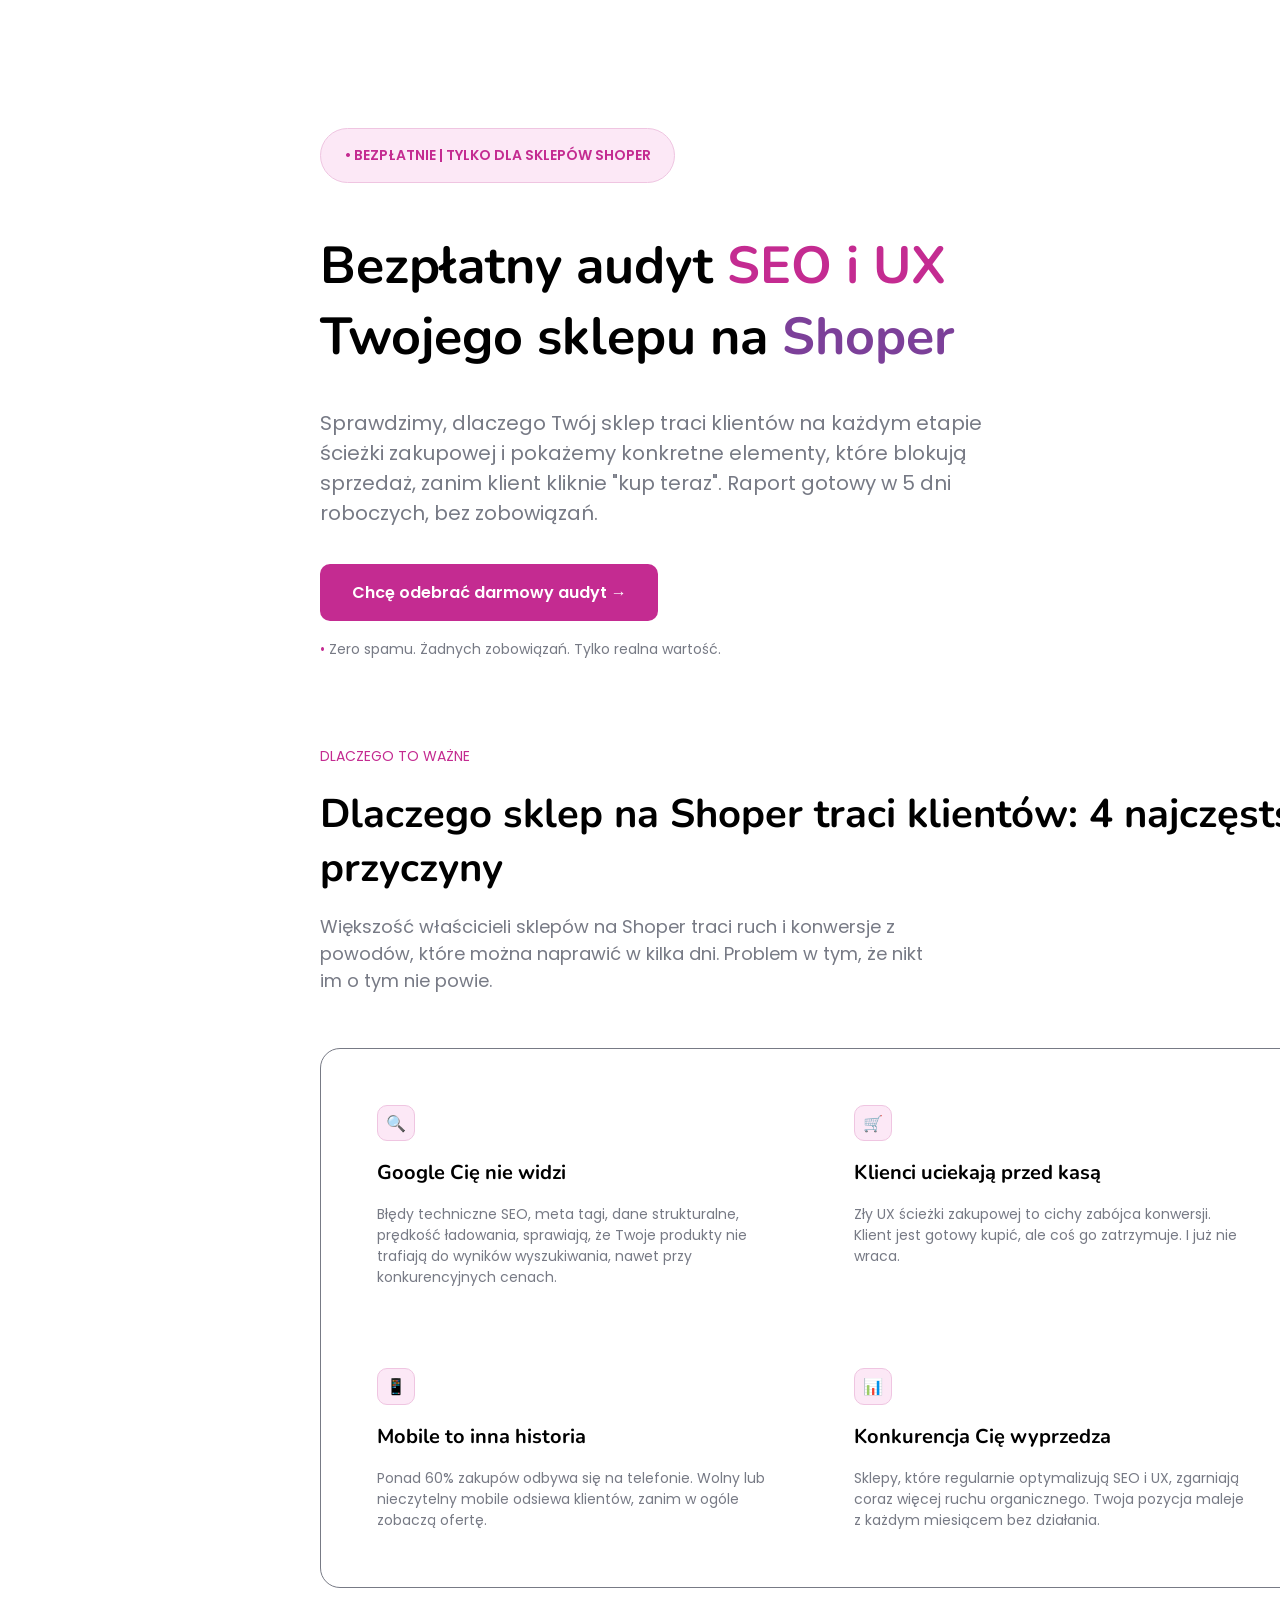
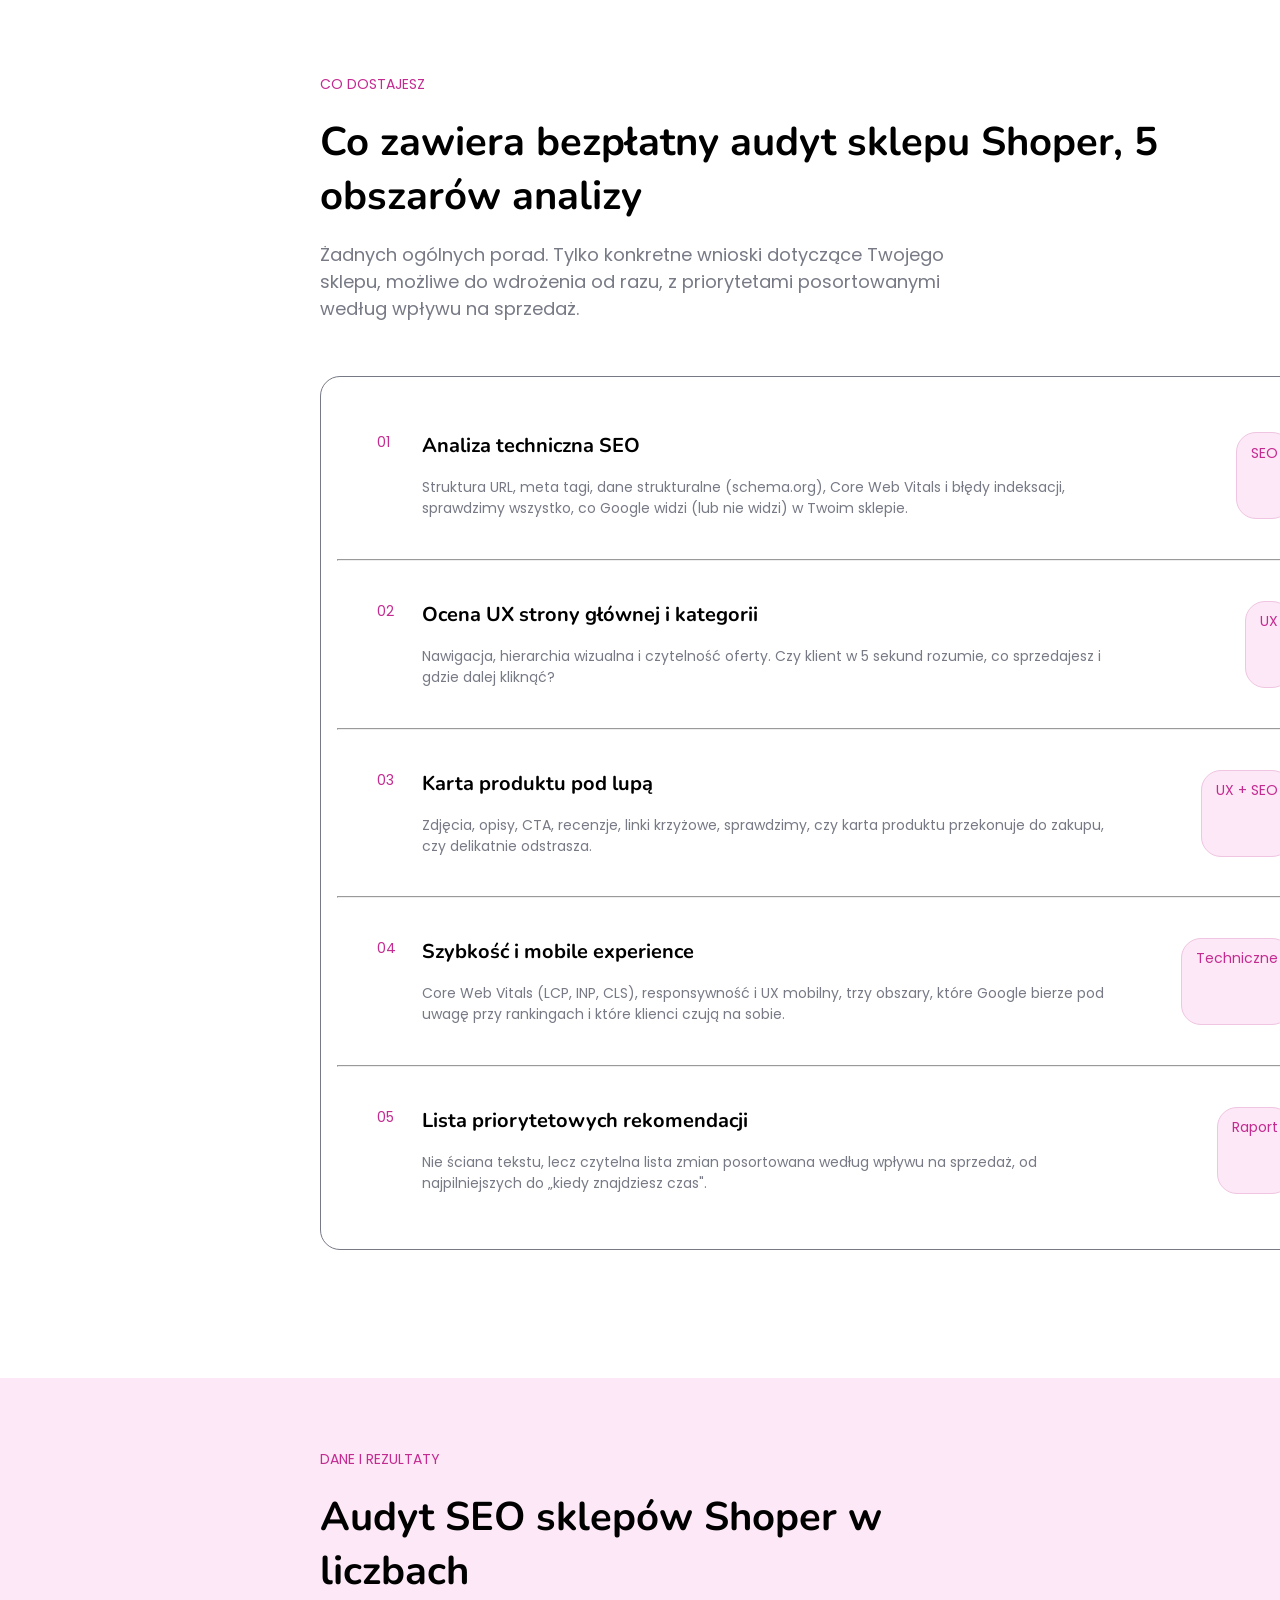
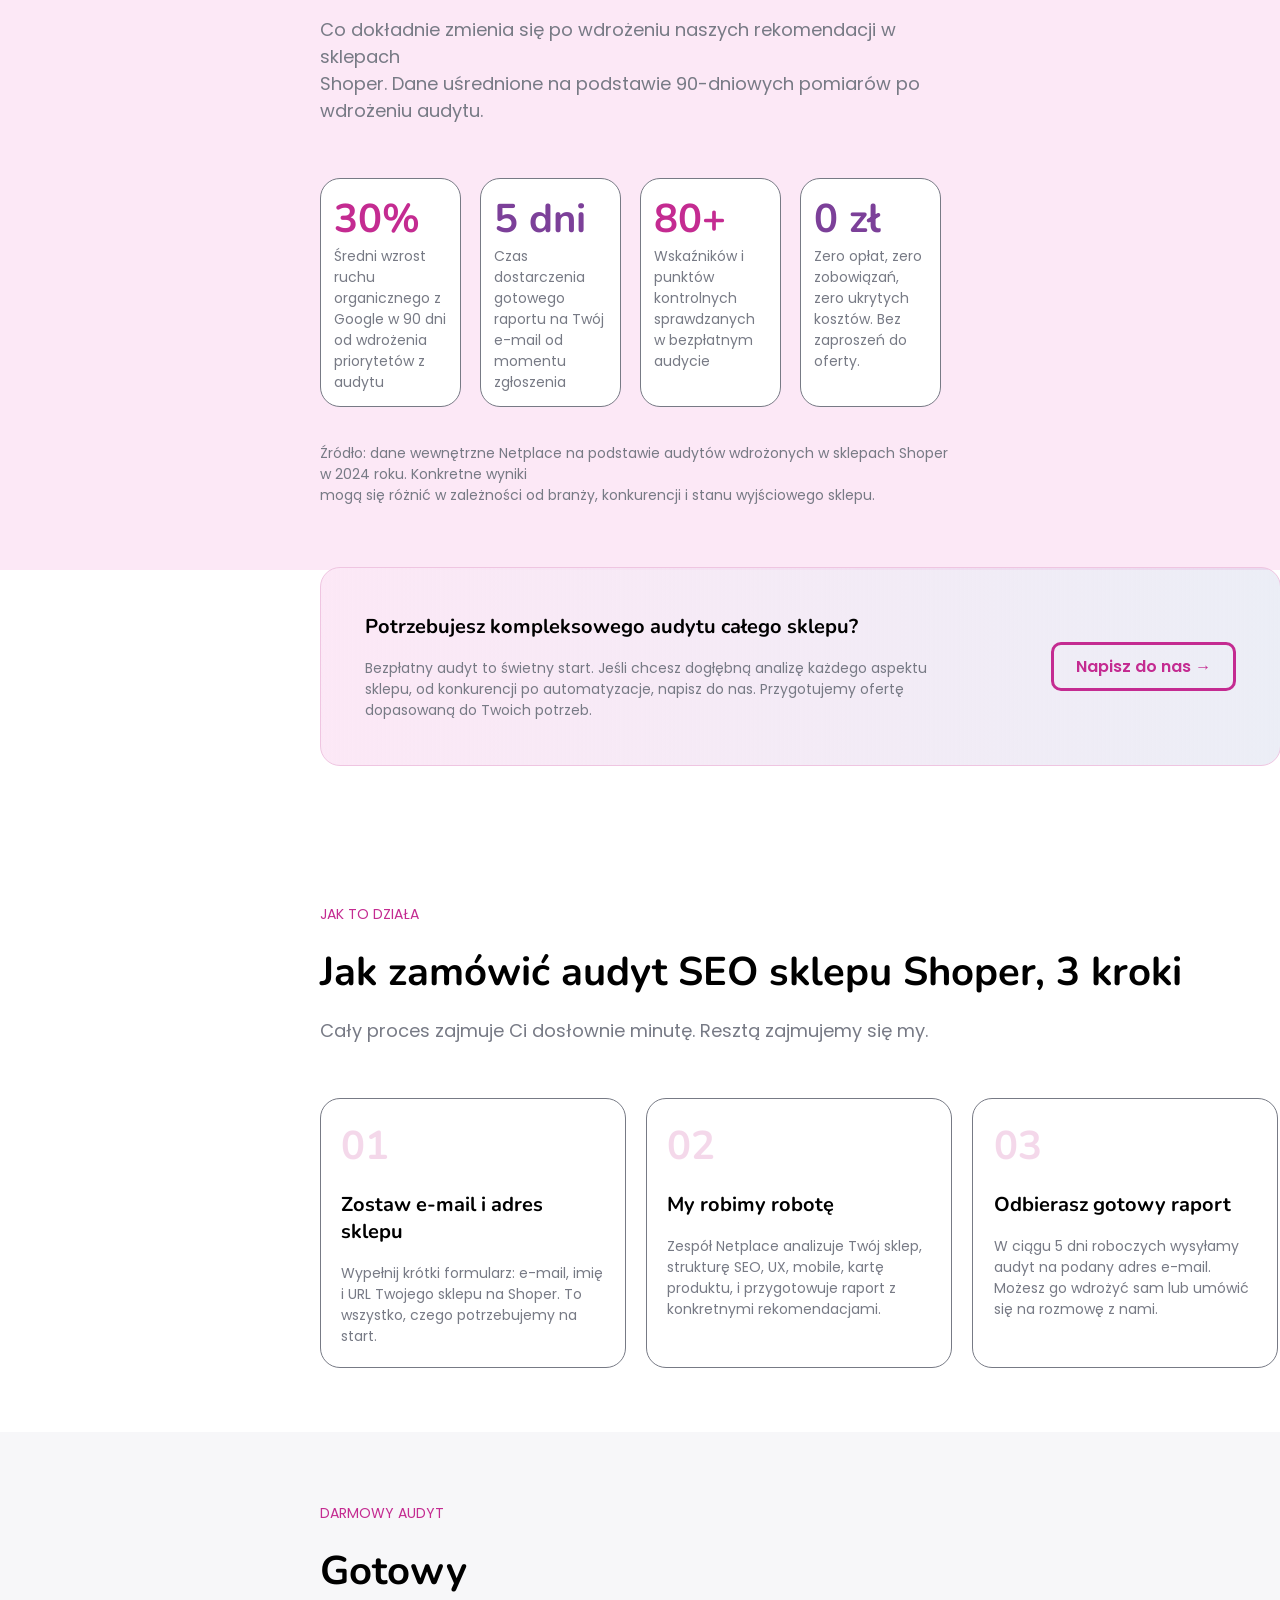
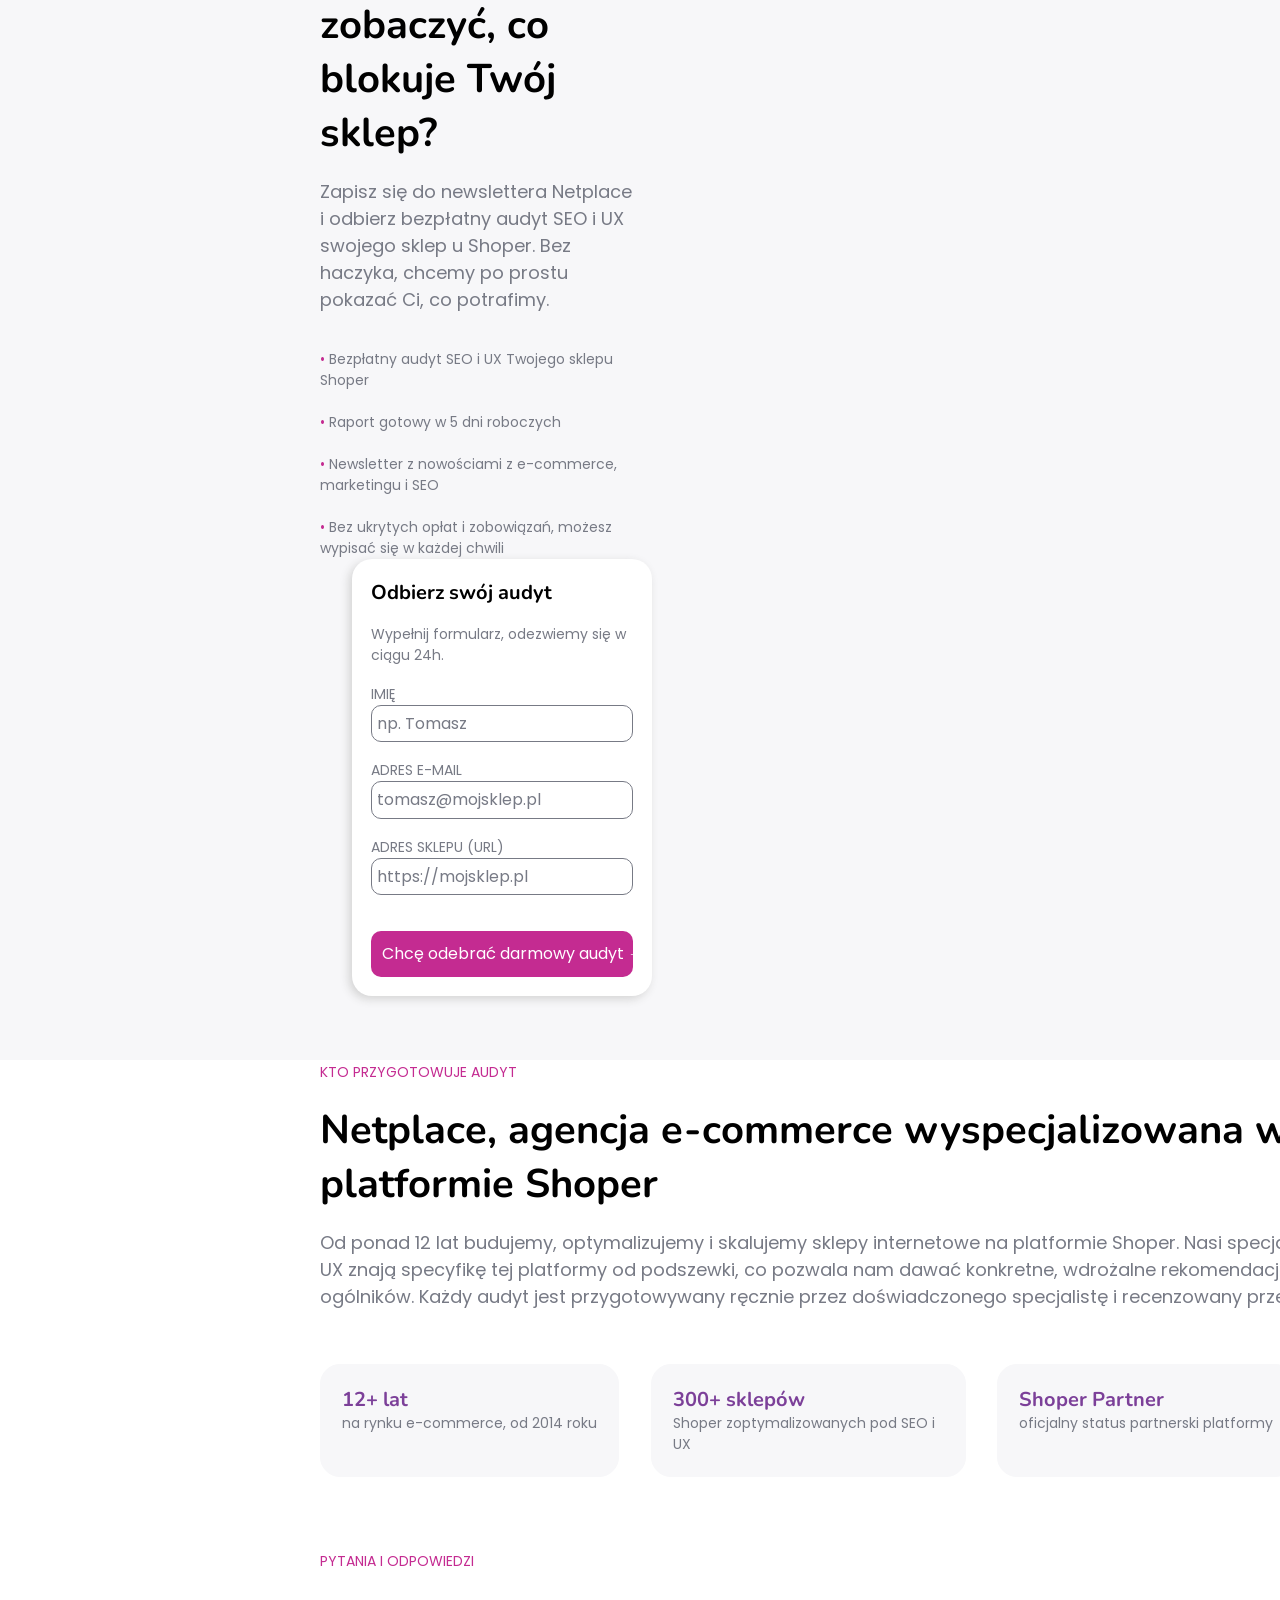
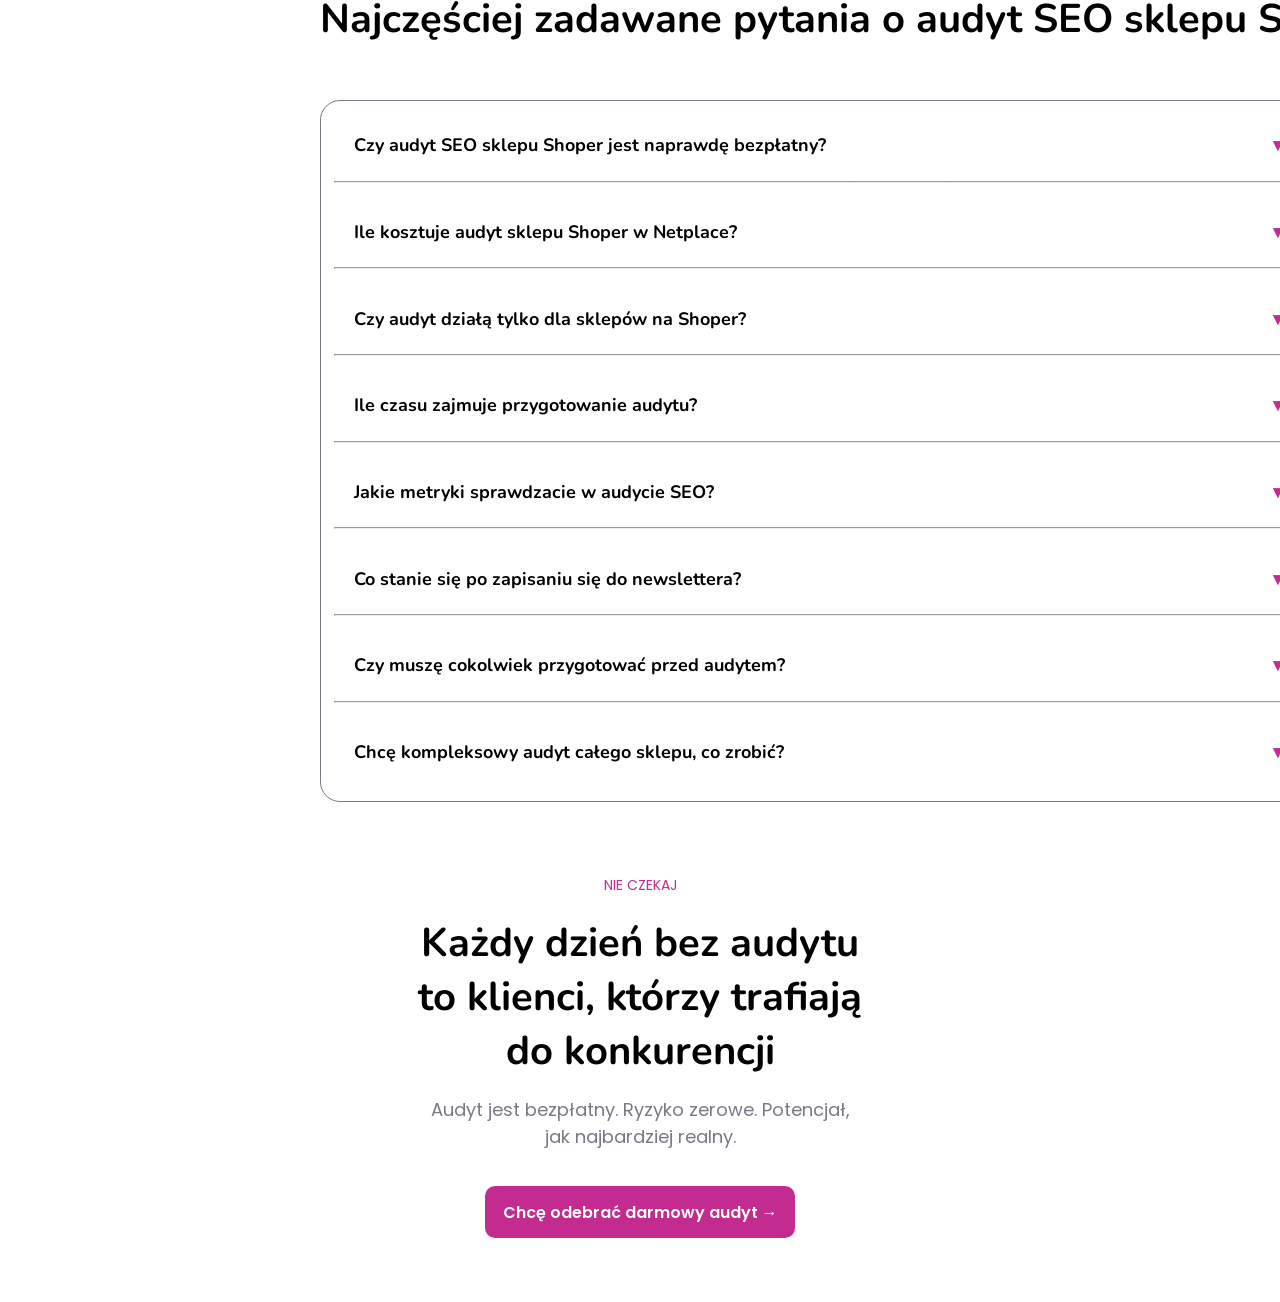
<file: index.html>
<!DOCTYPE html>
<html lang="pl">
<head>
    <meta charset="UTF-8">
    <meta name="description" content="Bezpłatny audyt SEO i UX dla Twojego sklepu Shoper">
    <meta name="viewport" content="width=device-width, initial-scale=1.0">
    <link href='https://fonts.googleapis.com/css?family=Nunito' rel='stylesheet'>
    <link href='https://fonts.googleapis.com/css?family=Poppins' rel='stylesheet'>
    <title>DARMOWY AUDYT SEO I UX SHOPER</title>
    <link rel="stylesheet" href="style.css">
</head>
<body class="body-SEO">
    <div class="mainSEO">
        <div class="first">
            <div id="miniDesc">
                <p class="smallP">&bull; BEZPŁATNIE | TYLKO DLA SKLEPÓW SHOPER</p>
            </div>
            <h1>Bezpłatny audyt <span class="pinkish">SEO i UX</span>  <br> Twojego sklepu na <span class="purplish">Shoper</span></h1>
            <br><br>
            <span class="normalText">
                <p>Sprawdzimy, dlaczego Twój sklep traci klientów na każdym etapie <br> 
            ścieżki zakupowej i pokażemy konkretne elementy, które blokują <br> 
            sprzedaż, zanim klient kliknie "kup teraz". Raport gotowy w 5 dni <br>
            roboczych, bez zobowiązań.</p>
                </span>
            <br><br>
            <div class="buttonThing">
                <a href="audyt.html">Chcę odebrać darmowy audyt &#x2192;</a>
            </div>
            <br>
            <p class="smallP">
                <span class="pinkish">&bull;</span> <span class="normalText">Zero spamu. Żadnych zobowiązań. Tylko realna wartość.</span>
            </p>
        </div>

        <div class="important">
            <p>
                <span class="smallP">
                    <span class="pinkish">DLACZEGO TO WAŻNE</span>
                </span>
            </p>
            <br>
            <h2>Dlaczego sklep na Shoper traci klientów: 4 najczęstsze 
                <br>przyczyny
            </h2>
            <br>
            <p class="smallerText">Większość właścicieli sklepów na Shoper traci ruch i konwersje z 
                <br>powodów, które można naprawić w kilka dni. Problem w tym, że nikt 
                <br>im o tym nie powie.
            </p>
            <br><br><br>
            <div class="impDesc">

                <div class="descBlock">
                    <div class="squareEmoji">
                        🔍
                    </div>
                    <br>
                    <h3>Google Cię nie widzi</h3>
                    <br>
                    <p class="smallerText14">
                        Błędy techniczne SEO, meta tagi, dane strukturalne, 
                        <br>prędkość ładowania, sprawiają, że Twoje produkty nie 
                        <br>trafiają do wyników wyszukiwania, nawet przy 
                        <br>konkurencyjnych cenach.
                    </p>
                </div>
                
                <div class="descBlock">
                    <div class="squareEmoji">
                        🛒
                    </div>
                    <br>
                    <h3>Klienci uciekają przed kasą</h3>
                    <br>
                    <p class="smallerText14">
                        Zły UX ścieżki zakupowej to cichy zabójca konwersji.
                        <br>Klient jest gotowy kupić, ale coś go zatrzymuje. I już nie wraca.
                    </p>
                </div>
                <div class="descBlock">
                    <div class="squareEmoji">
                        📱
                    </div>
                    <br>
                    <h3>Mobile to inna historia</h3>
                    <br>
                    <p class="smallerText14">
                        Ponad 60% zakupów odbywa się na telefonie. Wolny lub 
                        <br>nieczytelny mobile odsiewa klientów, zanim w ogóle 
                        <br>zobaczą ofertę.
                    </p>
                </div>
                
                <div class="descBlock">
                    <div class="squareEmoji">
                        📊
                    </div>
                    <br>
                    <h3>Konkurencja Cię wyprzedza</h3>
                    <br>
                    <p class="smallerText14">
                        Sklepy, które regularnie optymalizują SEO i UX, zgarniają 
                        <br>coraz więcej ruchu organicznego. Twoja pozycja maleje 
                        <br>z każdym miesiącem bez działania.
                    </p>
                </div>

            </div>
        </div>

        <div class="audit">
            <p>
                <span class="smallP">
                    <span class="pinkish">CO DOSTAJESZ</span>
                </span>
            </p>
            <br>
            <h2>Co zawiera bezpłatny audyt sklepu Shoper, 5 
                <br>obszarów analizy
            </h2>
            <br>
            <p class="smallerText">
                Żadnych ogólnych porad. Tylko konkretne wnioski dotyczące Twojego 
                <br>sklepu, możliwe do wdrożenia od razu, z priorytetami posortowanymi
                <br> według wpływu na sprzedaż.
            </p>
            <br><br><br>
            <div class="auditDesc">
                <div class="aDescBlock">
                    <div class="floatyNum">
                        <p class="smallP">
                            <span class="pinkish">01</span>
                        </p>
                    </div>
                    <div class="audText">
                        <h3>Analiza techniczna SEO</h3>
                        <br>
                        <p class="smallerText14">
                            Struktura URL, meta tagi, dane strukturalne (schema.org), Core Web Vitals i błędy indeksacji, sprawdzimy 
                            wszystko, co Google widzi (lub nie widzi) w Twoim sklepie.
                        </p>
                    </div>
                    <div class="audMiniDesc">
                        <p class="smallP">SEO</p>
                    </div>
                </div>
                <hr>
                <div class="aDescBlock">
                    <div class="floatyNum">
                        <p class="smallP">
                            <span class="pinkish">02</span>
                        </p>
                    </div>
                    <div class="audText">
                        <h3>Ocena UX strony głównej i kategorii</h3>
                        <br>
                        <p class="smallerText14">
                            Nawigacja, hierarchia wizualna i czytelność oferty. Czy klient w 5 sekund rozumie,
                            co sprzedajesz i gdzie dalej kliknąć?
                        </p>
                    </div>
                    <div class="audMiniDesc">
                        <p class="smallP">UX</p>
                    </div>       
                </div>
                <hr>
                <div class="aDescBlock">
                    <div class="floatyNum">
                        <p class="smallP">
                            <span class="pinkish">03</span>
                        </p>
                    </div>
                    <div class="audText">
                        <h3>Karta produktu pod lupą</h3>
                        <br>
                        <p class="smallerText14">
                            Zdjęcia, opisy, CTA, recenzje, linki krzyżowe, sprawdzimy, 
                            czy karta produktu przekonuje do zakupu, czy delikatnie odstrasza.
                        </p>
                    </div>
                    <div class="audMiniDesc">
                        <p class="smallP">UX + SEO</p>
                    </div>       
                </div>
                <hr>
                <div class="aDescBlock">
                    <div class="floatyNum">
                        <p class="smallP">
                            <span class="pinkish">04</span>
                        </p>
                    </div>
                    <div class="audText">
                        <h3>Szybkość i mobile experience</h3>
                        <br>
                        <p class="smallerText14">
                            Core Web Vitals (LCP, INP, CLS), responsywność i UX mobilny, trzy obszary, 
                            które Google bierze pod uwagę przy rankingach i które klienci czują na sobie.
                        </p>
                    </div>
                    <div class="audMiniDesc">
                        <p class="smallP">Techniczne</p>
                    </div>       
                </div>
                <hr>
                <div class="aDescBlock">
                    <div class="floatyNum">
                        <p class="smallP">
                            <span class="pinkish">05</span>
                        </p>
                    </div>
                    <div class="audText">
                        <h3>Lista priorytetowych rekomendacji</h3>
                        <br>
                        <p class="smallerText14">
                            Nie ściana tekstu, lecz czytelna lista zmian posortowana według wpływu na sprzedaż, 
                            od najpilniejszych do „kiedy znajdziesz czas".
                        </p>
                    </div>
                    <div class="audMiniDesc">
                        <p class="smallP">Raport</p>
                    </div>       
                </div>
            </div>
        </div>
    </div>
    <div class="pinkSEO">
        <div class="stats">
            <p>
                <span class="smallP">
                    <span class="pinkish">DANE I REZULTATY</span>
                </span>
            </p>
            <br>
            <h2>Audyt SEO sklepów Shoper w liczbach</h2>
            <br>
            <p class="smallerText">
                Co dokładnie zmienia się po wdrożeniu naszych rekomendacji w sklepach 
                <br>Shoper. Dane uśrednione na podstawie 90-dniowych pomiarów po 
                <br>wdrożeniu audytu.
            </p>
            <br><br><br>
            <div class="statsFlex">
                <div class="statsIn">
                    <h2>
                        <span class="pinkish">30%</span>
                    </h2>
                    <p class="smallerText14">
                        Średni wzrost ruchu 
                        organicznego z Google w 
                        90 dni od wdrożenia 
                        priorytetów z audytu
                    </p>
                </div>
                <br>
                <div class="statsIn">
                    <h2>
                        <span class="purplish">5 dni</span>
                    </h2>
                    <p class="smallerText14">
                        Czas dostarczenia 
                        gotowego raportu na 
                        Twój e-mail od momentu zgłoszenia
                    </p>
                </div>
                <br>
                <div class="statsIn">
                    <h2>
                        <span class="pinkish">80+</span>
                    </h2>
                    <p class="smallerText14">
                        Wskaźników i punktów 
                        kontrolnych sprawdzanych w 
                        bezpłatnym audycie
                    </p>
                </div>
                <br>
                <div class="statsIn">
                    <h2>
                        <span class="purplish">0 zł</span>
                    </h2>
                    <p class="smallerText14">
                        Zero opłat, zero 
                        zobowiązań, zero ukrytych 
                        kosztów. Bez zaproszeń do oferty.
                    </p>
                </div>
            </div>
            <br><br>
            <p class="smallerText14">
                Źródło: dane wewnętrzne Netplace na podstawie audytów wdrożonych w sklepach Shoper w 2024 roku. Konkretne wyniki 
                <br>mogą się różnić w zależności od branży, konkurencji i stanu wyjściowego sklepu.
            </p>
        </div>
    </div>
    <div class="mainSEO">
        
        <div class="contact">
            <div class="miniCT">
                <div class="txtBlock">
                    <h3>Potrzebujesz kompleksowego audytu całego sklepu?</h3>
                    <br>
                    <p class="smallerText14">
                        Bezpłatny audyt to świetny start. Jeśli chcesz dogłębną analizę każdego 
                        aspektu sklepu, od konkurencji po automatyzacje, napisz do nas. 
                        Przygotujemy ofertę dopasowaną do Twoich potrzeb.
                    </p>
                </div>
                <div class="btnThingOutline">
                    <a href="napisz.html">
                        <span class="pinkish">
                            Napisz do nas &#x2192;
                        </span>
                    </a>
                </div> 
            </div>
        </div>

        <div class="howTo">
            <p>
                <span class="smallP">
                    <span class="pinkish">JAK TO DZIAŁA</span>
                </span>
            </p>
            <br>
            <h2>Jak zamówić audyt SEO sklepu Shoper, 3 kroki</h2>
            <br>
            <p class="smallerText">
                Cały proces zajmuje Ci dosłownie minutę. Resztą zajmujemy się my.
            </p>
            <br><br><br>
            <div class="howToFlex">
                <div class="howToBlock">
                    <h2>
                        <span class="smallOpac">
                            <span class="pinkish">01</span>
                        </span>
                    </h2>
                    <br>
                    <h3>Zostaw e-mail i adres sklepu</h3>
                    <br>
                    <p class="smallerText14">
                        Wypełnij krótki formularz: e-mail, 
                        imię i URL Twojego sklepu na Shoper. 
                        To wszystko, czego potrzebujemy na start.
                    </p>
                </div>

                <div class="howToBlock">
                    <h2>
                        <span class="smallOpac">
                            <span class="pinkish">02</span>
                        </span>
                    </h2>
                    <br>
                    <h3>My robimy robotę</h3>
                    <br>
                    <p class="smallerText14">
                        Zespół Netplace analizuje Twój sklep, 
                        strukturę SEO, UX, mobile, kartę 
                        produktu, i przygotowuje raport z konkretnymi rekomendacjami.
                    </p>
                </div>

                <div class="howToBlock">
                    <h2>
                        <span class="smallOpac">
                            <span class="pinkish">03</span>
                        </span>
                    </h2>
                    <br>
                    <h3>Odbierasz gotowy raport</h3>
                    <br>
                    <p class="smallerText14">
                        W ciągu 5 dni roboczych wysyłamy 
                        audyt na podany adres e-mail. 
                        Możesz go wdrożyć sam lub umówić 
                        się na rozmowę z nami.
                    </p>
                </div>
            </div>
        </div>
    </div>
    <div class="greySEO">

        <div class="auditGet">
            <div class="auditGDesc">
                <p>
                    <span class="smallP">
                        <span class="pinkish">DARMOWY AUDYT</span>
                    </span>
                </p>
                <br>
                <h2>Gotowy zobaczyć, co blokuje Twój sklep?</h2>
                <br>
                <p class="smallerText">
                    Zapisz się do newslettera Netplace i odbierz bezpłatny 
                    audyt SEO i UX swojego sklep u Shoper. Bez haczyka, 
                    chcemy po prostu pokazać Ci, co potrafimy.
                </p>
                <br><br>
                <p class="smallerText14">
                    <span class="pinkish">&bull;</span> Bezpłatny audyt SEO i UX Twojego sklepu Shoper
                    <br><br>
                    <span class="pinkish">&bull;</span> Raport gotowy w 5 dni roboczych
                    <br><br>
                    <span class="pinkish">&bull;</span> Newsletter z nowościami z e-commerce, marketingu i SEO
                    <br><br>
                    <span class="pinkish">&bull;</span> Bez ukrytych opłat i zobowiązań, możesz wypisać się w każdej chwili
                </p>
            </div>

            <div class="auditGForm">
                <form action="">
                    <h3>Odbierz swój audyt</h3>
                    <br>
                    <p class="smallerText14">Wypełnij formularz, odezwiemy się w ciągu 24h.</p>
                    <br>
                    <label for="imie">
                        <p class="smallerText14">IMIĘ</p>
                    </label>
                    <input type="text" name="imie" value="np. Tomasz">
                    <br><br>
                    <label for="mail">
                        <p class="smallerText14">ADRES E-MAIL</p>
                    </label>
                    <input type="email" name="mail" value="tomasz@mojsklep.pl">
                    <br><br>
                    <label for="url">
                        <p class="smallerText14">ADRES SKLEPU (URL)</p>
                    </label>
                    <input type="url" name="url" value="https://mojsklep.pl">
                    <br><br><br>
                    <input type="submit" class="buttonThing" value="Chcę odebrać darmowy audyt &#x2192;">
                </form>
            </div>
        </div>

    </div>
    <div class="mainSEO">
        <div class="about">
            <p>
                <span class="smallP">
                    <span class="pinkish">KTO PRZYGOTOWUJE AUDYT</span>
                </span>
            </p>
            <br>
            <h2>
                Netplace, agencja e-commerce wyspecjalizowana w 
                <br>platformie Shoper
            </h2>
            <br>
            <p class="smallerText">
                Od ponad 12 lat budujemy, optymalizujemy i skalujemy sklepy internetowe na platformie Shoper. Nasi specjaliści SEO i 
                <br>UX znają specyfikę tej platformy od podszewki, co pozwala nam dawać konkretne, wdrożalne rekomendacje zamiast 
                <br>ogólników. Każdy audyt jest przygotowywany ręcznie przez doświadczonego specjalistę i recenzowany przez seniora.
            </p>
            <br><br><br>
            <div class="aboutFlex">
                <div class="aboutSmall">
                    <h3>
                        <span class="purplish">12+ lat</span>
                    </h3>
                    <p class="smallerText14">
                        na rynku e-commerce, od 2014 roku
                    </p>
                </div>

                <div class="aboutSmall">
                    <h3>
                        <span class="purplish">300+ sklepów</span>
                    </h3>
                    <p class="smallerText14">
                        Shoper zoptymalizowanych pod SEO i UX
                    </p>
                </div>

                <div class="aboutSmall">
                    <h3>
                        <span class="purplish">Shoper Partner</span>
                    </h3>
                    <p class="smallerText14">
                        oficjalny status partnerski platformy
                    </p>
                </div>
            </div>
        </div>

        <div class="faq">
            <p>
                <span class="smallP">
                    <span class="pinkish">PYTANIA I ODPOWIEDZI</span>
                </span>
            </p>
            <br>
            <h2>
                Najczęściej zadawane pytania o audyt SEO sklepu Shoper
            </h2>
            <br><br><br>
            <div class="faqList">
                <button class="accordion">
                    Czy audyt SEO sklepu Shoper jest naprawdę bezpłatny?
                </button>
                <div class="panel">
                    <p class="smallerText14">
                        Tak, całkowicie. Nie ma haczyka ani ukrytych opłat. Audyt to nasz sposób, by pokazać Ci, co potrafimy. Mamy nadzieję, że 
                        zdecydujesz się na dłuższą współpracę, ale niczego nie wymagamy.
                    </p>
                </div>
                <hr>
                <br>
                <button class="accordion">
                    Ile kosztuje audyt sklepu Shoper w Netplace?
                </button>
                <div class="panel">
                    <p class="smallerText14">
                        odpowiedz
                    </p>
                </div>
                <hr>
                <br>
                <button class="accordion">
                    Czy audyt działą tylko dla sklepów na Shoper?
                </button>
                <div class="panel">
                    <p class="smallerText14">
                        odpowiedz
                    </p>
                </div>
                <hr>
                <br>
                <button class="accordion">
                    Ile czasu zajmuje przygotowanie audytu?
                </button>
                <div class="panel">
                    <p class="smallerText14">
                        odpowiedz
                    </p>
                </div>
                <hr>
                <br>
                <button class="accordion">
                    Jakie metryki sprawdzacie w audycie SEO?
                </button>
                <div class="panel">
                    <p class="smallerText14">
                        odpowiedz
                    </p>
                </div>
                <hr>
                <br>
                <button class="accordion">
                    Co stanie się po zapisaniu się do newslettera?
                </button>
                <div class="panel">
                    <p class="smallerText14">
                        odpowiedz
                    </p>
                </div>
                <hr>
                <br>
                <button class="accordion">
                    Czy muszę cokolwiek przygotować przed audytem?
                </button>
                <div class="panel">
                    <p class="smallerText14">
                        odpowiedz
                    </p>
                </div>
                <hr>
                <br>
                <button class="accordion">
                    Chcę kompleksowy audyt całego sklepu, co zrobić?
                </button>
                <div class="panel">
                    <p class="smallerText14">
                        odpowiedz
                    </p>
                </div>
                <script src="accordion.js"></script>
            </div>
        </div>
    </div>

    <footer class="footRedir">
        <p>
            <span class="smallP">
                <span class="pinkish">NIE CZEKAJ</span>
            </span>
        </p>
        <br>
        <h2>
            Każdy dzień bez audytu to klienci, którzy 
            trafiają do konkurencji
        </h2>
        <br>
        <p class="smallerText">
            Audyt jest bezpłatny. Ryzyko zerowe. Potencjał, 
            <br>jak najbardziej realny.
        </p>
        <br><br>
        <div class="buttonThingFoot">
            <a href="audyt.html">Chcę odebrać darmowy audyt &#x2192;</a>
        </div>
    </footer>
    </main>
</body>
</html>
</file>
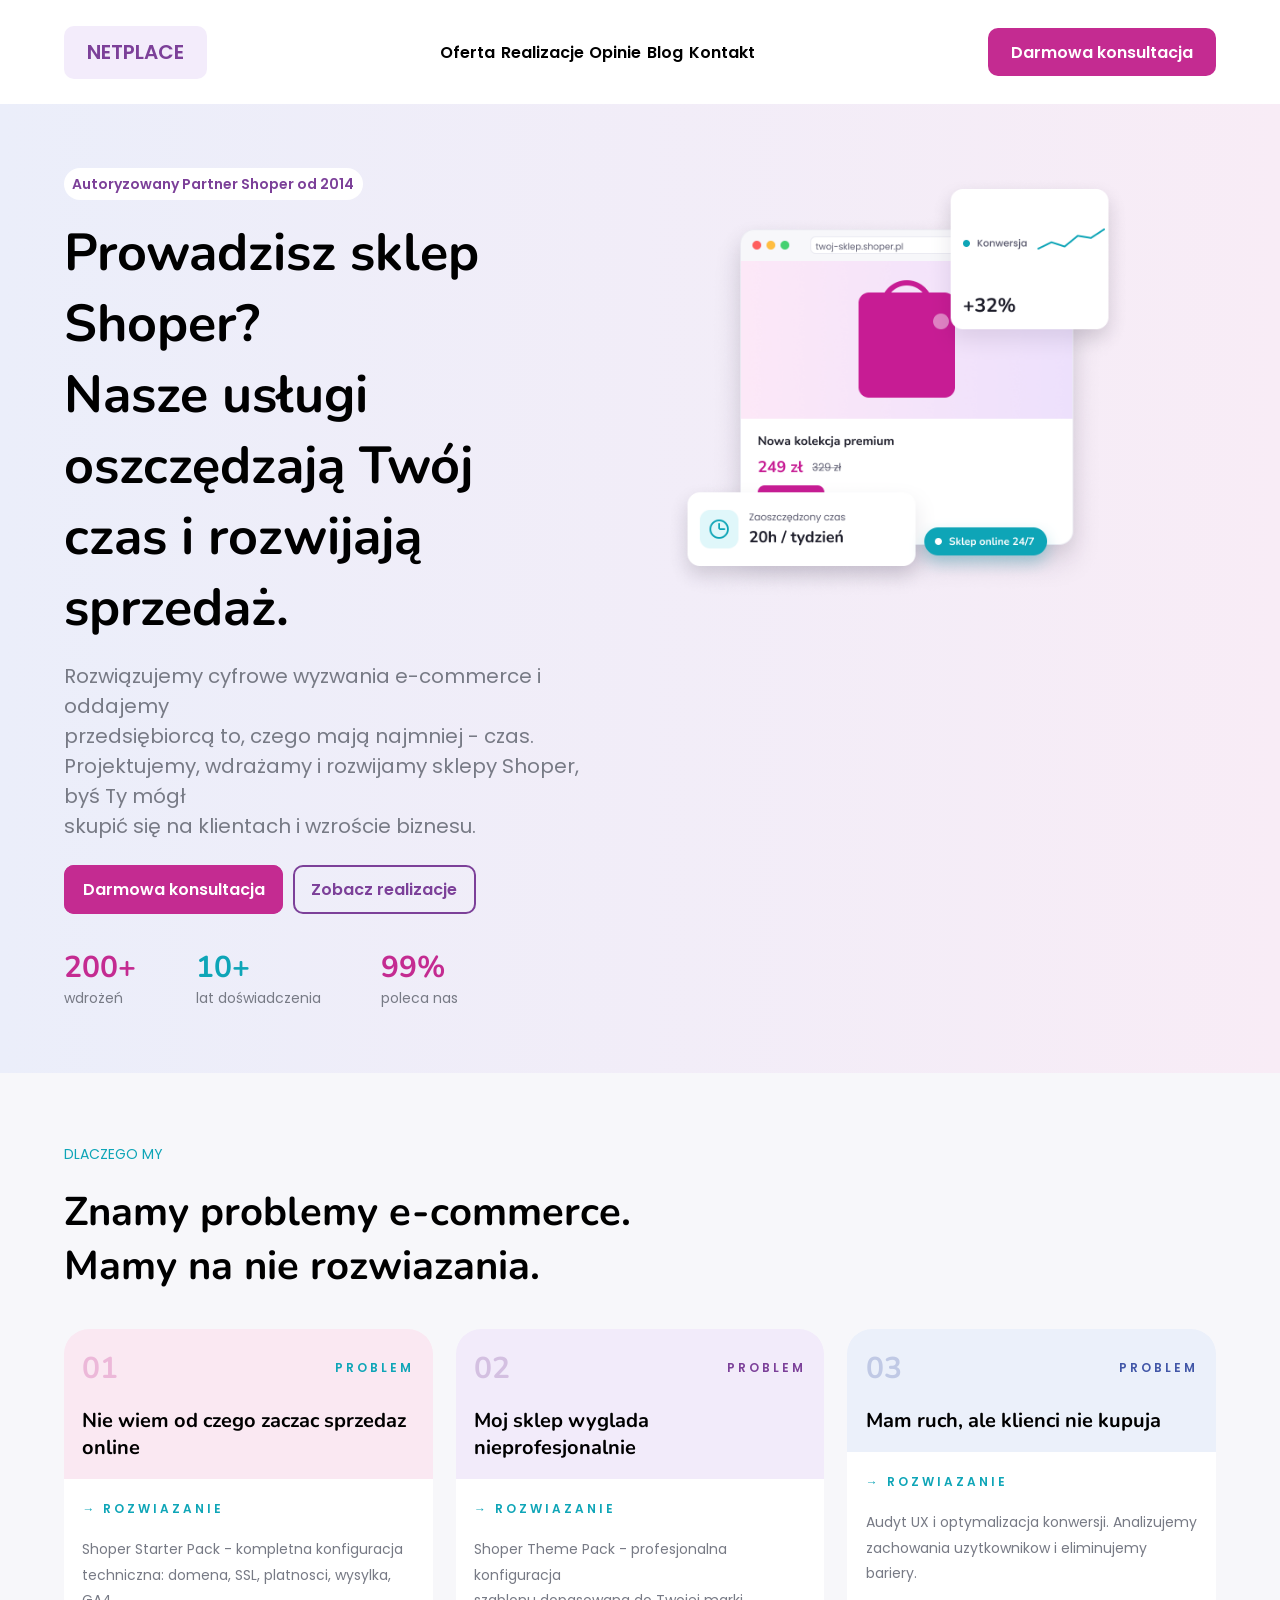
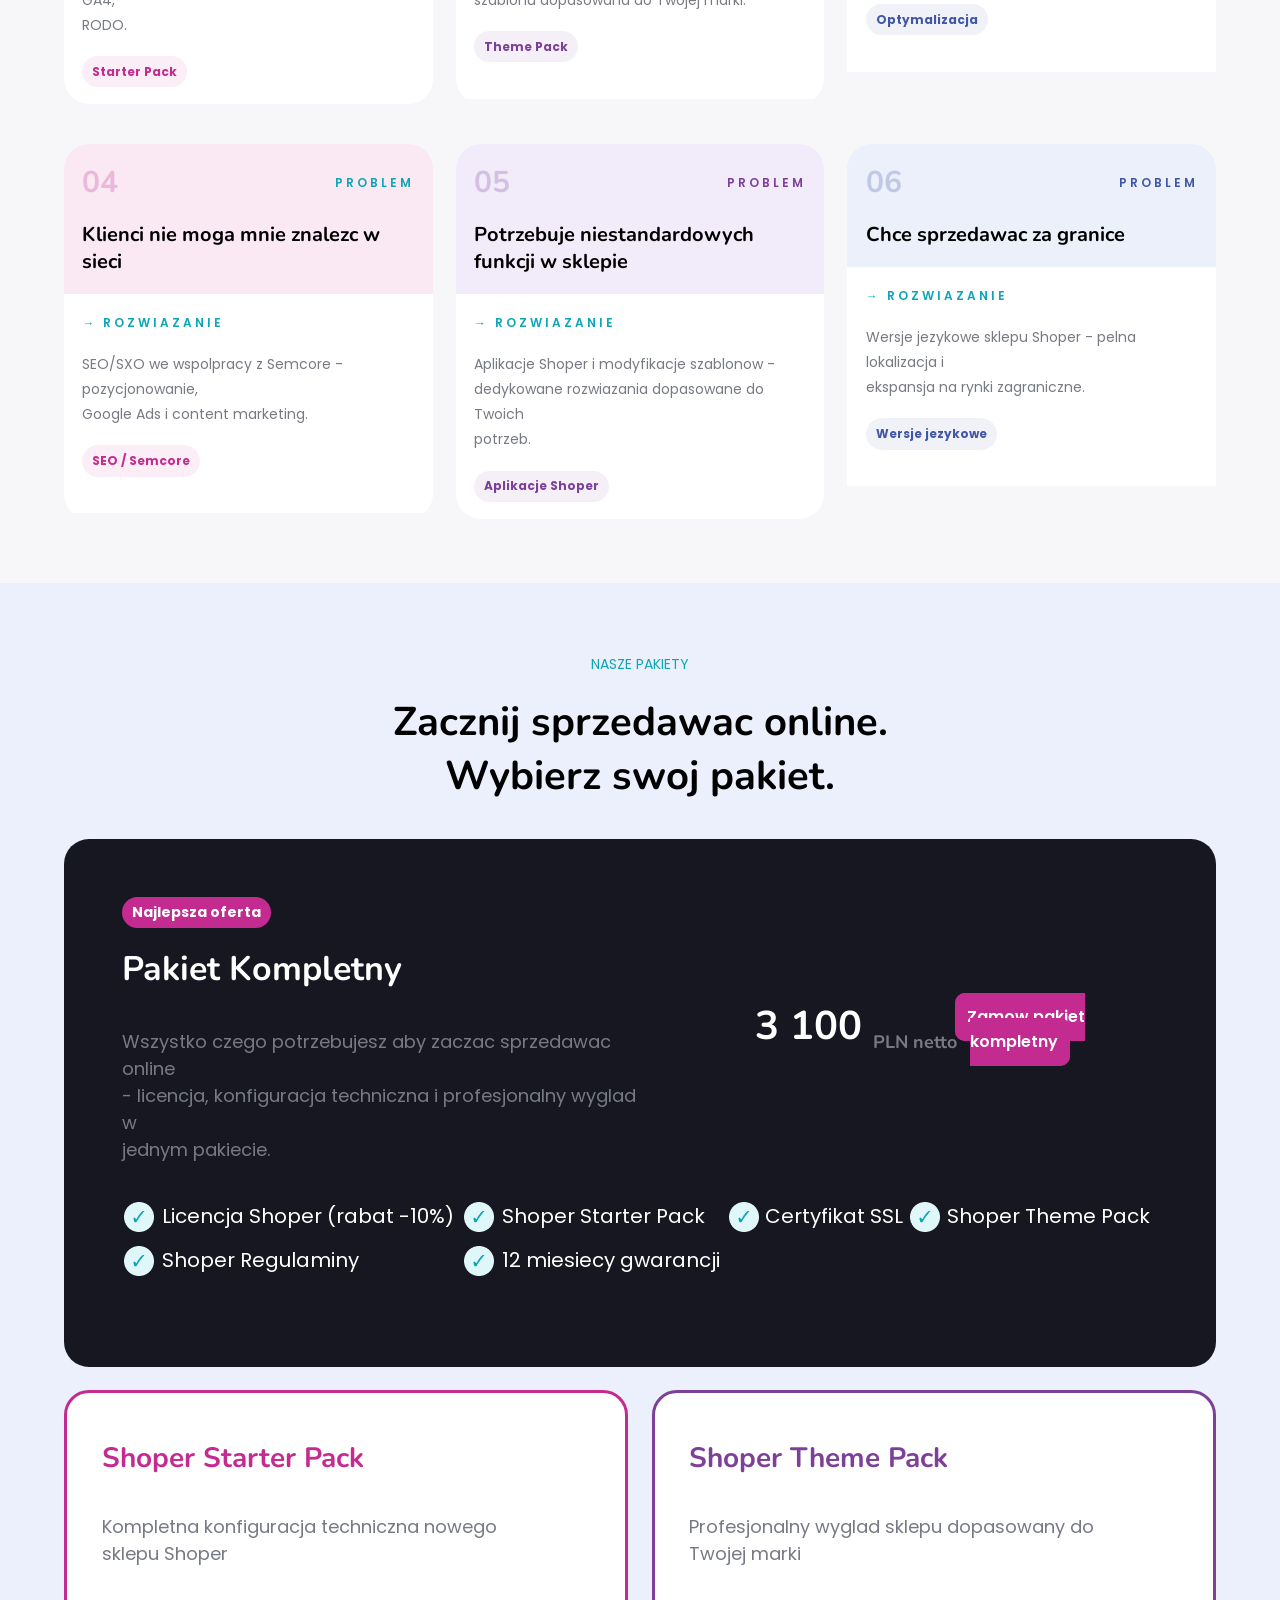
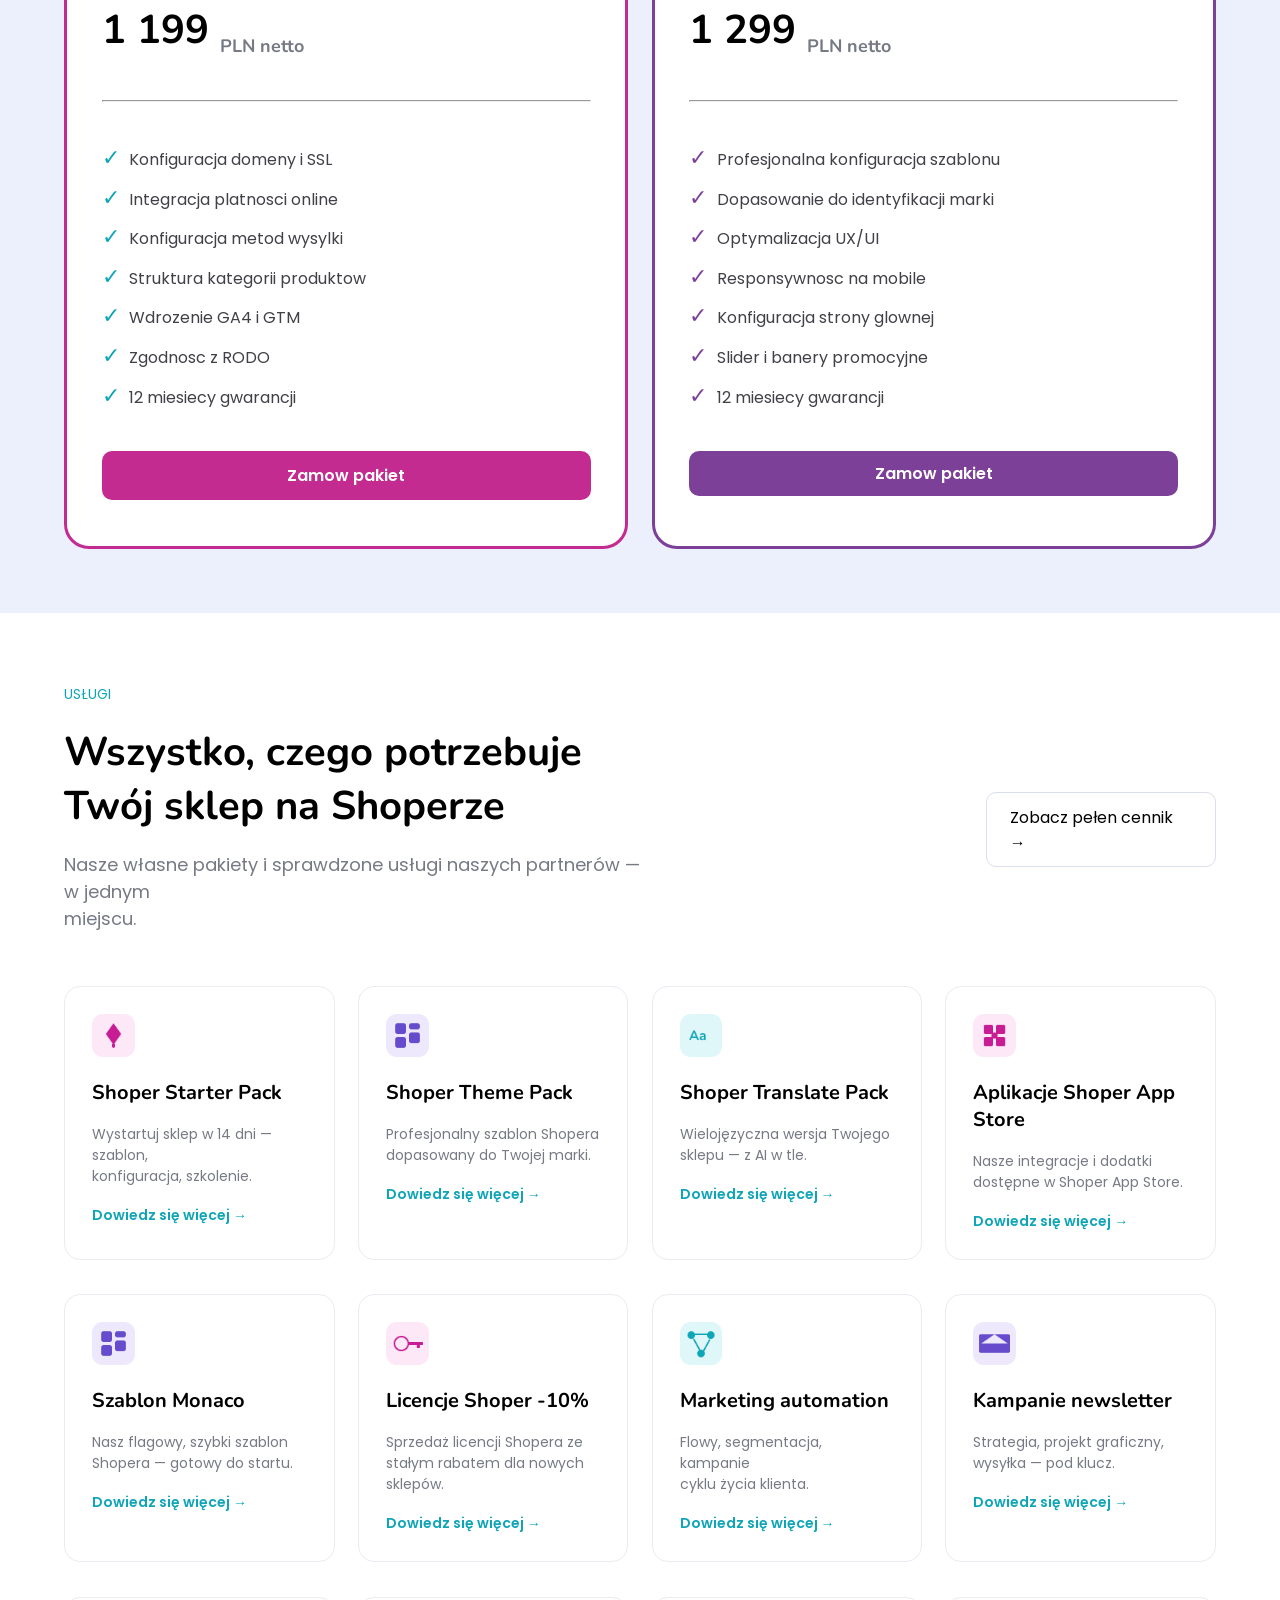
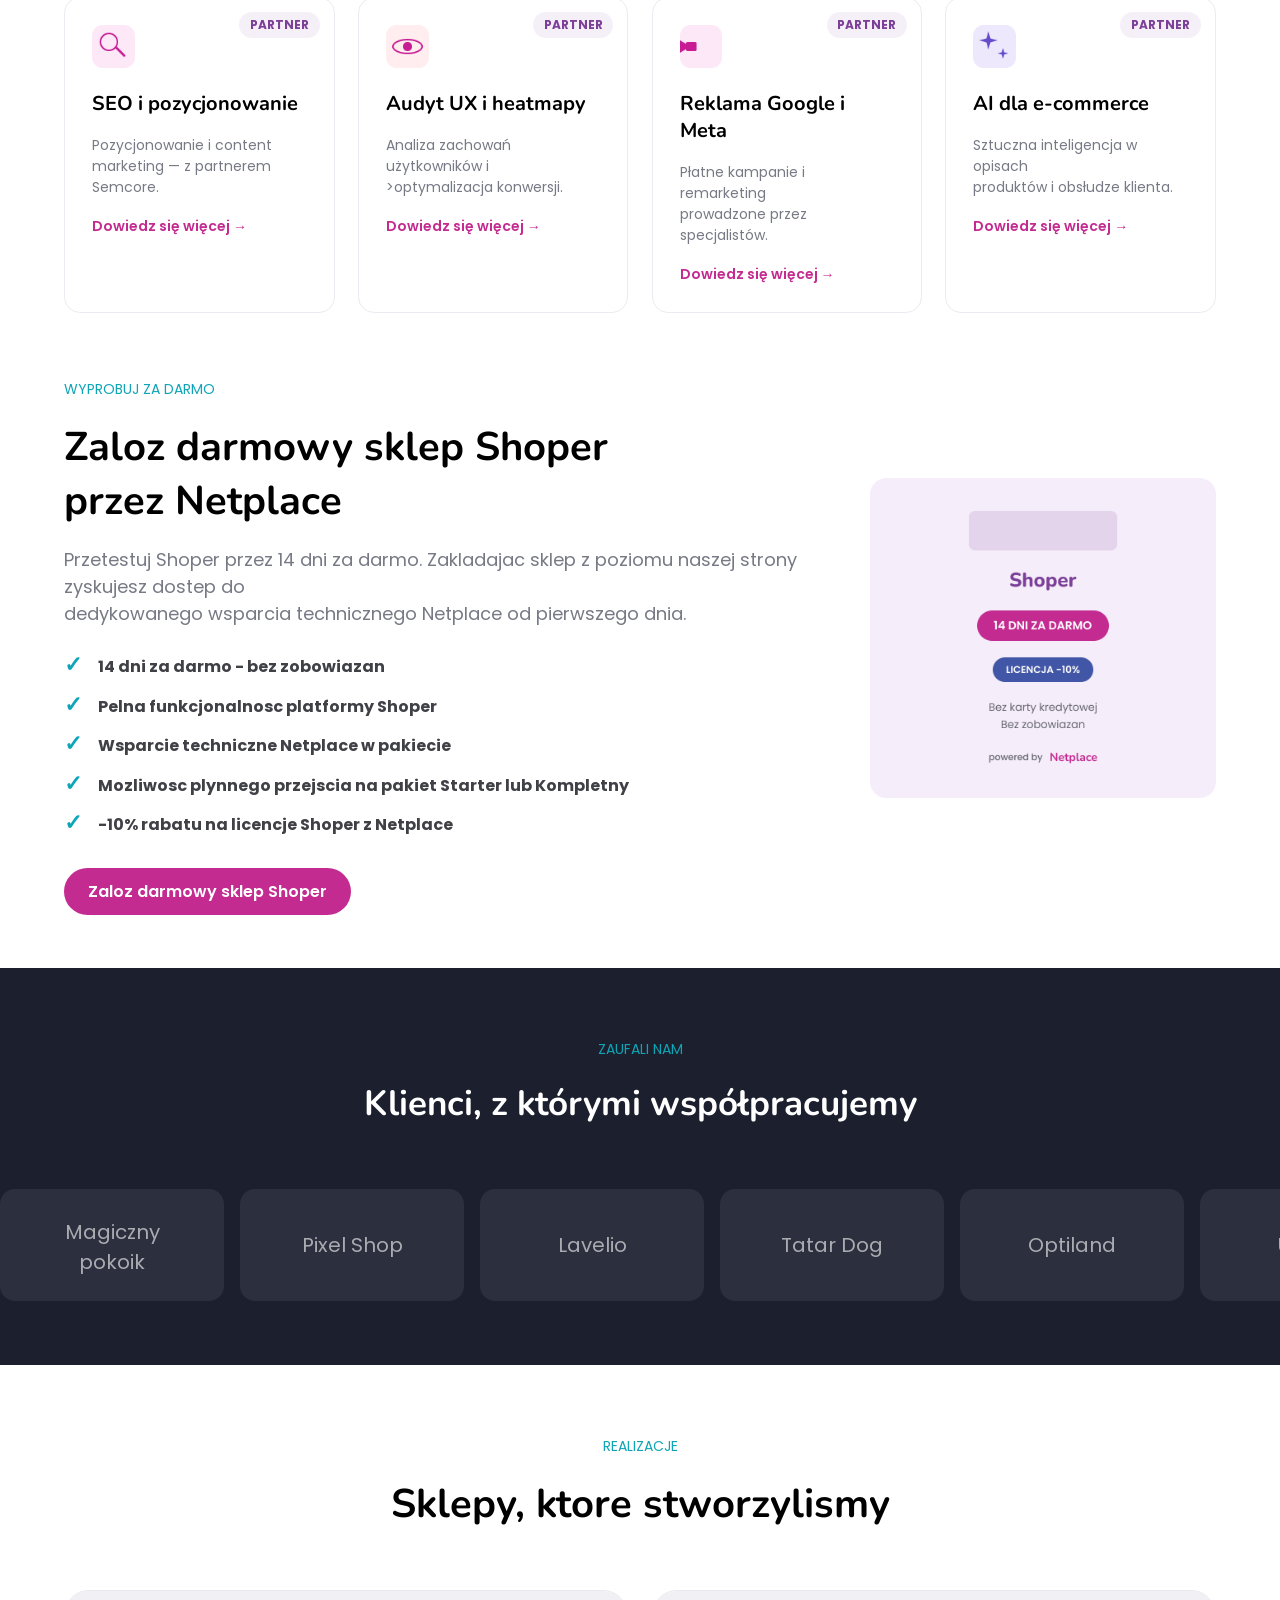
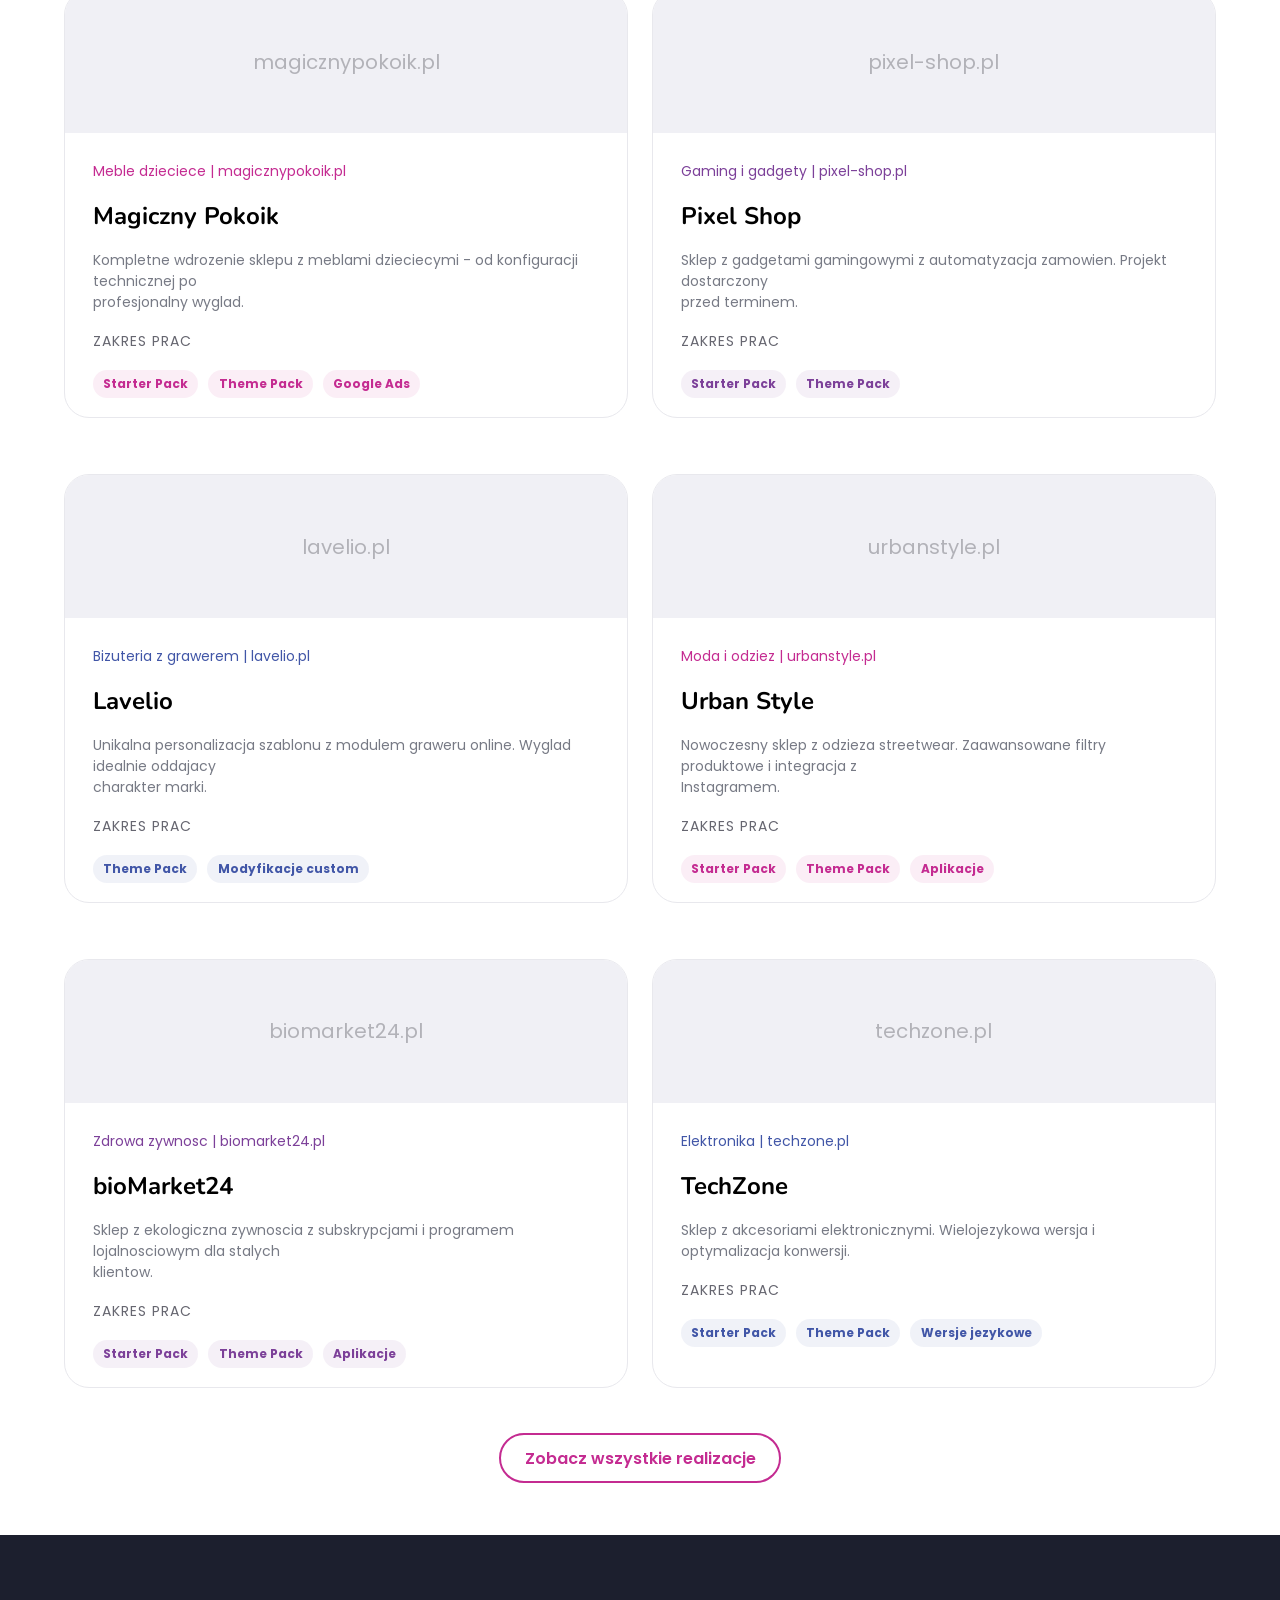
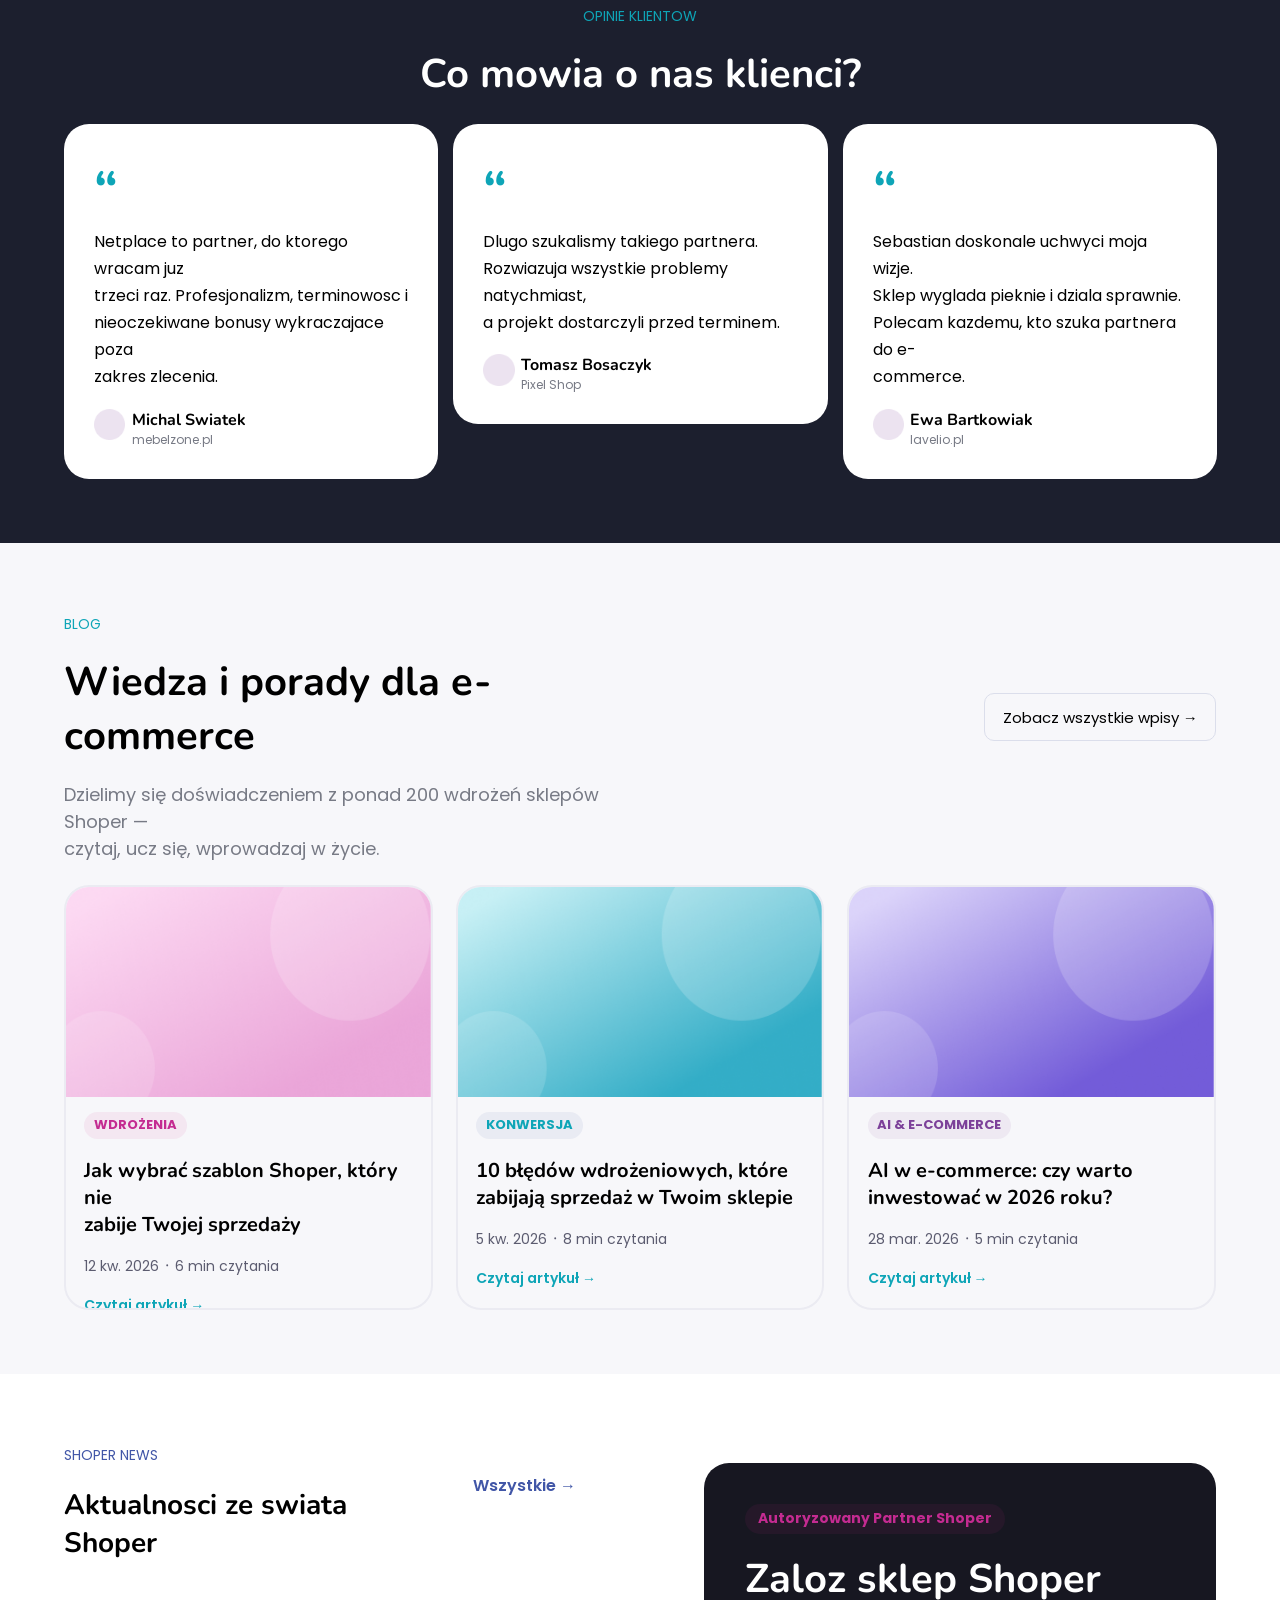
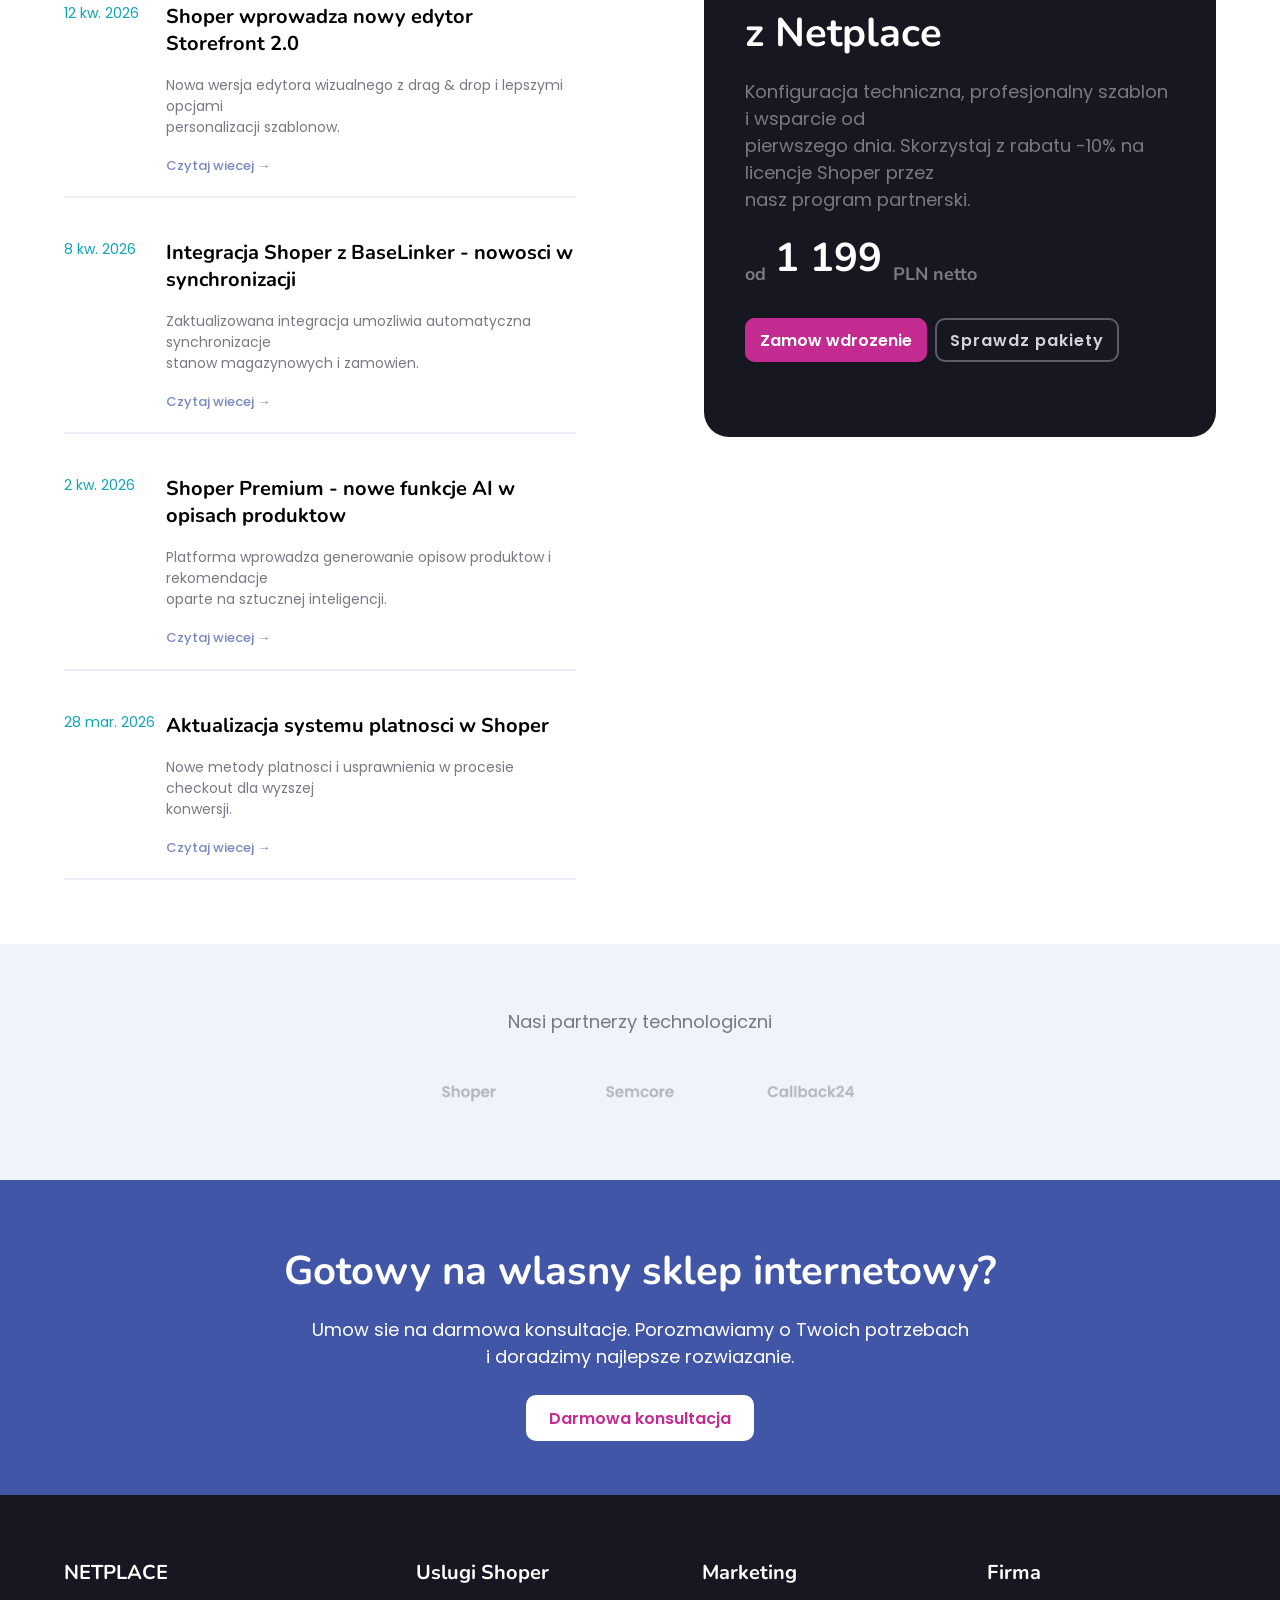
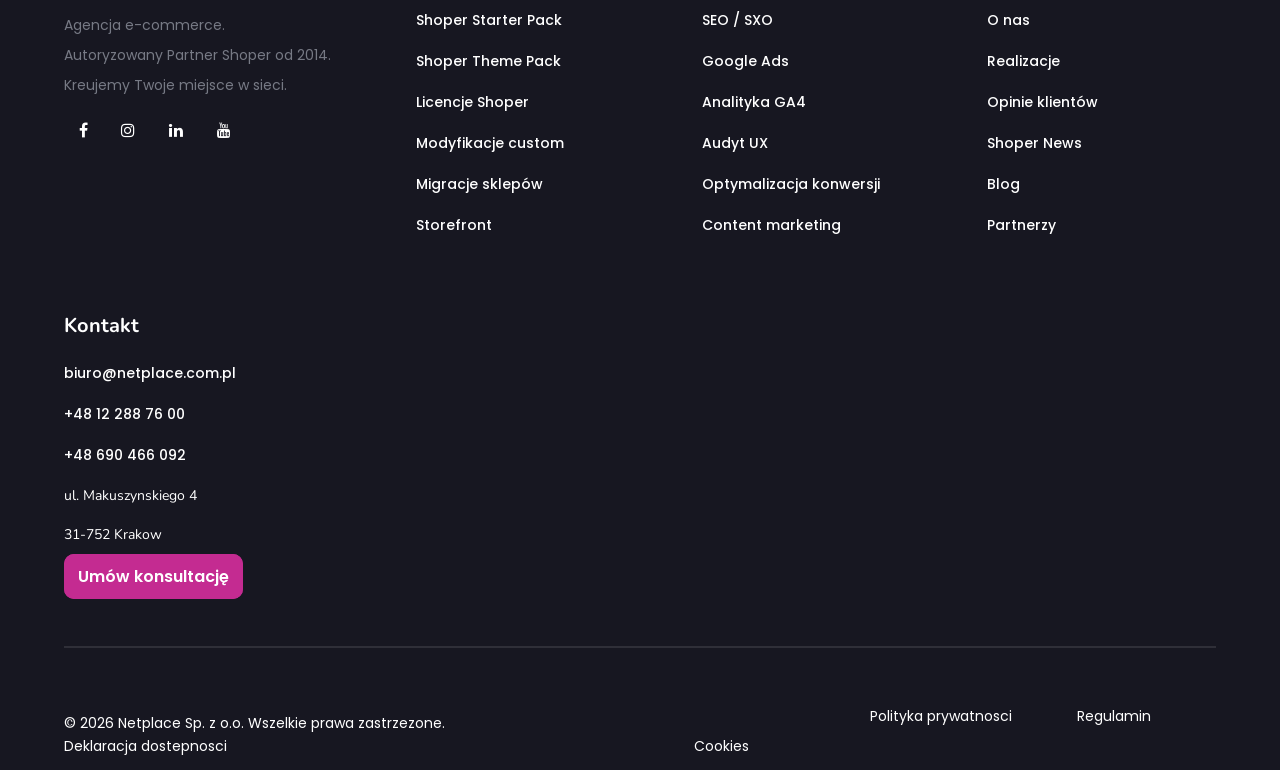
<file: indexMain.html>
<!DOCTYPE html>
<html lang="pl">
<head>
    <meta charset="UTF-8">
    <meta name="viewport" content="width=device-width, initial-scale=1.0">
    <title>HOME - NETPLACE</title>
    <link rel="stylesheet" href="style.css">
    <link rel="stylesheet" href="https://cdnjs.cloudflare.com/ajax/libs/font-awesome/4.7.0/css/font-awesome.min.css">
    <link href='https://fonts.googleapis.com/css?family=Nunito' rel='stylesheet'>
    <link href='https://fonts.googleapis.com/css?family=Poppins' rel='stylesheet'>
</head>
<body>
    <header>
        <div class="headFlex">
            <a href="indexMain.html" class="homeBtn">
                <span class="purplish">
                    NETPLACE
                </span>
            </a>
        
            <a href="" class="refMiddle">Oferta</a>
            <a href="" class="refMiddle">Realizacje</a>
            <a href="" class="refMiddle">Opinie</a>
            <a href="" class="refMiddle">Blog</a>
            <a href="" class="refMiddle">Kontakt</a>
        
            <a href="" class="btnThingHead">Darmowa konsultacja</a>
        </div>        
    </header>

    <main>
        <div class="hero">
            <div class="heroTxt">
                <div id="miniDescPurple">
                    <p class="smallP">
                        Autoryzowany Partner Shoper od 2014
                    </p>
                </div>
                <h1>Prowadzisz sklep Shoper? <br> 
                    Nasze usługi oszczędzają Twój 
                    <br>czas i rozwijają sprzedaż.
                </h1>
                <br>
                <p>
                    <span class="normalText">
                        Rozwiązujemy cyfrowe wyzwania e-commerce i oddajemy 
                        <br>przedsiębiorcą to, czego mają najmniej - czas. 
                        <br>Projektujemy, wdrażamy i rozwijamy sklepy Shoper, byś Ty mógł 
                        <br>skupić się na klientach i wzroście biznesu.
                    </span>
                </p>
                <br><br>
                <a href="" class="btnThingMain">Darmowa konsultacja</a>
                <a href="" class="btnThingOutlinePurple">
                    <span class="purplish">
                        Zobacz realizacje
                    </span>
                </a>
                <br><br>
                <table class="statTable">
                    <tr>
                        <th colspan="2">
                            <span class="pinkish">200+</span>
                        </th>
                        <th colspan="2">
                            <span class="cyanish">10+</span>
                        </th>
                        <th colspan="2">
                            <span class="pinkish">99%</span>
                        </th>
                    </tr>
                    <tr>
                        <td colspan="2">
                            <p class="smallerText14">wdrożeń</p>
                        </td>
                        <td colspan="2">
                            <p class="smallerText14">lat doświadczenia</p>
                        </td>
                        <td colspan="2">
                            <p class="smallerText14">poleca nas </p>
                        </td>
                    </tr>
                </table>
            </div>

            <div class="heroImg">
                <img src="images/heroVisual.png" alt="hero visual" id="heroVisual">
            </div>
        </div>
        
        <div class="issues">
            <p>
                <span class="smallP">
                    <span class="cyanish">DLACZEGO MY</span>
                </span>
            </p>
            <br>
            <h2>
                Znamy problemy e-commerce.
                <br>Mamy na nie rozwiazania.
            </h2>
            <br><br>
            <div class="issueGrid">
                <div class="issueContainer">
                    <div class="issuePink">
                        <div class="tagline">
                            <h3>01</h3>
                            <p class="issueSmallP">
                                <span class="cyanish">PROBLEM</span>
                            </p>
                        </div>
                        <br>
                        <h4>Nie wiem od czego zaczac sprzedaz online</h4>
                    </div>
                    <div class="issueSolution">
                        <p class="vSmallPGrid">
                            <span class="cyanish">
                                →  ROZWIAZANIE
                            </span>
                        </p>
                        <br>
                        <p class="smallerText14">
                            Shoper Starter Pack - kompletna konfiguracja 
                            <br>techniczna: domena, SSL, platnosci, wysylka, GA4, 
                            <br>RODO.
                        </p>
                        <br>
                        <div class="microDescPink">
                            <span class="pinkish">Starter Pack</span>
                        </div>
                    </div>
                </div>

                <div class="issueContainer">
                    <div class="issuePurple">
                        <div class="tagline">
                            <h3>02</h3>
                            <p class="issueSmallP">
                                <span class="purplish">PROBLEM</span>
                            </p>
                        </div>
                        <br>
                        <h4>Moj sklep wyglada nieprofesjonalnie</h4>
                    </div>
                    <div class="issueSolution">
                        <p class="vSmallPGrid">
                            <span class="cyanish">
                                →  ROZWIAZANIE
                            </span>
                        </p>
                        <br>
                        <p class="smallerText14">
                            Shoper Theme Pack - profesjonalna konfiguracja 
                            <br>szablonu dopasowana do Twojej marki.
                        </p>
                        <br>
                        <div class="microDescPurple">
                            <span class="purplish">Theme Pack</span>
                        </div>
                    </div>
                </div>

                <div class="issueContainer">
                    <div class="issueBlue">
                        <div class="tagline">
                            <h3>03</h3>
                            <p class="issueSmallP">
                                <span class="blueish">PROBLEM</span>
                            </p>
                        </div>
                        <br>
                        <h4>Mam ruch, ale klienci nie kupuja</h4>
                    </div>
                    <div class="issueSolution">
                        <p class="vSmallPGrid">
                            <span class="cyanish">
                                →  ROZWIAZANIE
                            </span>
                        </p>
                        <br>
                        <p class="smallerText14">
                            Audyt UX i optymalizacja konwersji. Analizujemy 
                            <br>zachowania uzytkownikow i eliminujemy bariery.
                        </p>
                        <br>
                        <div class="microDescBlue">
                            <span class="blueish">Optymalizacja</span>
                        </div>
                    </div>
                </div>

                <div class="issueContainer">
                    <div class="issuePink">
                        <div class="tagline">
                            <h3>04</h3>
                            <p class="issueSmallP">
                                <span class="cyanish">PROBLEM</span>
                            </p>
                        </div>
                        <br>
                        <h4>Klienci nie moga mnie znalezc w sieci</h4>
                    </div>
                    <div class="issueSolution">
                        <p class="vSmallPGrid">
                            <span class="cyanish">
                                →  ROZWIAZANIE
                            </span>
                        </p>
                        <br>
                        <p class="smallerText14">
                            SEO/SXO we wspolpracy z Semcore - pozycjonowanie, 
                            <br>Google Ads i content marketing.
                        </p>
                        <br>
                        <div class="microDescPink">
                            <span class="pinkish">SEO / Semcore</span>
                        </div>
                    </div>
                </div>

                <div class="issueContainer">
                    <div class="issuePurple">
                        <div class="tagline">
                            <h3>05</h3>
                            <p class="issueSmallP">
                                <span class="purplish">PROBLEM</span>
                            </p>
                        </div>
                        <br>
                        <h4>Potrzebuje niestandardowych funkcji w sklepie</h4>
                    </div>
                    <div class="issueSolution">
                        <p class="vSmallPGrid">
                            <span class="cyanish">
                                →  ROZWIAZANIE
                            </span>
                        </p>
                        <br>
                        <p class="smallerText14">
                            Aplikacje Shoper i modyfikacje szablonow - 
                            <br>dedykowane rozwiazania dopasowane do Twoich 
                            <br>potrzeb.
                        </p>
                        <br>
                        <div class="microDescPurple">
                            <span class="purplish">Aplikacje Shoper</span>
                        </div>
                    </div>
                </div>

                <div class="issueContainer">
                    <div class="issueBlue">
                        <div class="tagline">
                            <h3>06</h3>
                            <p class="issueSmallP">
                                <span class="blueish">PROBLEM</span>
                            </p>
                        </div>
                        <br>
                        <h4>Chce sprzedawac za granice</h4>
                    </div>
                    <div class="issueSolution">
                        <p class="vSmallPGrid">
                            <span class="cyanish">
                                →  ROZWIAZANIE
                            </span>
                        </p>
                        <br>
                        <p class="smallerText14">
                            Wersje jezykowe sklepu Shoper - pelna lokalizacja i 
                            <br>ekspansja na rynki zagraniczne.
                        </p>
                        <br>
                        <div class="microDescBlue">
                            <span class="blueish">Wersje jezykowe</span>
                        </div>
                    </div>
                </div>
            </div>
        </div>

        <div class="packet">
            <p>
                <span class="smallP">
                    <span class="cyanish">NASZE PAKIETY</span>
                </span>
            </p>
            <br>
            <h2>
                Zacznij sprzedawac online.
                <br>Wybierz swoj pakiet.
            </h2>
            <br><br>
            <div class="fullPack">
                <div class="fullPackFlex">
                    <div class="fullPackFLeft">
                        <p class="miniDescHardPink">Najlepsza oferta</p>
                        <br>
                        <h3>Pakiet Kompletny</h3>
                        <br><br>
                        <p class="smallerText">
                            Wszystko czego potrzebujesz aby zaczac sprzedawac online 
                            <br>- licencja, konfiguracja techniczna i profesjonalny wyglad w 
                            <br>jednym pakiecie.
                        </p>
                    </div>
                    <div class="fullPackFRight">
                        <h2>
                            3 100 
                            <sub>
                                <span class="smallerText">PLN netto</p>
                            </sub>
                        </h2>
                    </div>
                    <div class="fullPackFRightS">
                        <a href="" class="btnThingMain">Zamow pakiet kompletny</a>
                    </div>
                </div>
                <br><br>
                <div class="fullPackFeature">
                    <table class="featList">
                        <tr>
                            <td><img src="images/checkGreen.png" alt="check" class="checkGreen"> Licencja Shoper (rabat -10%)</td>
                            <td><img src="images/checkGreen.png" alt="check" class="checkGreen"> Shoper Starter Pack</td>
                            <td><img src="images/checkGreen.png" alt="check" class="checkGreen"> Certyfikat SSL</td>
                            <td><img src="images/checkGreen.png" alt="check" class="checkGreen"> Shoper Theme Pack</td>
                        </tr>
                        <tr>
                            <td><img src="images/checkGreen.png" alt="check" class="checkGreen"> Shoper Regulaminy</td>
                            <td><img src="images/checkGreen.png" alt="check" class="checkGreen"> 12 miesiecy gwarancji</td>
                            <td></td>
                            <td></td>
                        </tr>
                    </table>
                </div>
            </div>

            <div class="packFlex">
                <div class="starterP">
                    <h3 class="pinkish">
                        Shoper Starter Pack
                    </h3>
                    <br><br>
                    <p class="smallerText">
                        Kompletna konfiguracja techniczna nowego 
                        <br>sklepu Shoper
                    </p>
                    <br><br>
                    <h2>
                        1 199 
                        <sub>
                            <span class="smallerText">PLN netto</p>
                        </sub>
                    </h2>
                    <br><br>
                    <hr>
                    <br><br>
                    <ul>
                        <li>Konfiguracja domeny i SSL</li>
                        <li>Integracja platnosci online</li>
                        <li>Konfiguracja metod wysylki</li>
                        <li>Struktura kategorii produktow</li>
                        <li>Wdrozenie GA4 i GTM</li>
                        <li>Zgodnosc z RODO</li>
                        <li>12 miesiecy gwarancji</li>
                    </ul>
                    <br><br>
                    <div class="btnThingMain">
                        <a href="">Zamow pakiet</a>
                    </div>
                </div>

                <div class="themeP">
                    <h3 class="purplish">
                        Shoper Theme Pack
                    </h3>
                    <br><br>
                    <p class="smallerText">
                        Profesjonalny wyglad sklepu dopasowany do 
                        <br>Twojej marki
                    </p>
                    <br><br>
                    <h2>
                        1 299 
                        <sub>
                            <span class="smallerText">PLN netto</p>
                        </sub>
                    </h2>
                    <br><br>
                    <hr>
                    <br><br>
                    <ul>
                        <li>Profesjonalna konfiguracja szablonu</li>
                        <li>Dopasowanie do identyfikacji marki</li>
                        <li>Optymalizacja UX/UI</li>
                        <li>Responsywnosc na mobile</li>
                        <li>Konfiguracja strony glownej</li>
                        <li>Slider i banery promocyjne</li>
                        <li>12 miesiecy gwarancji</li>
                    </ul>
                    <br><br>
                    <div class="btnThingMain">
                        <a href="">Zamow pakiet</a>
                    </div>
                </div>
            </div>
        </div>
         
        <div class="fullOffer">
            <div class="offerHeadline">
                <div class="offerHText">
                    <p>
                        <span class="smallP">
                            <span class="cyanish">USŁUGI</span>
                        </span>
                    </p>
                    <br>
                    <h2>
                        Wszystko, czego potrzebuje
                        <br>Twój sklep na Shoperze
                    </h2>
                    <br>
                    <p class="smallerText">
                        Nasze własne pakiety i sprawdzone usługi naszych partnerów 
                        — w jednym<br>miejscu.
                    </p>
                </div>
                <a href="" class="btnThingOutline">
                    Zobacz pełen cennik →
                </a>
            </div>
            <br><br><br>
            <div class="offerGrid">
                <div class="ofGridBox">
                    <img src="images/offerFrame1.png" alt="offer frame" class="offerFrame">
                    <br><br>
                    <h4>Shoper Starter Pack</h4>
                    <br>
                    <p class="smallerText14">
                        Wystartuj sklep w 14 dni — szablon, 
                        <br>konfiguracja, szkolenie.
                    </p>
                    <br>
                    <a href="" class="smallerText14">
                        <span class="cyanish">Dowiedz się więcej →</span>
                    </a>
                </div>

                <div class="ofGridBox">
                    <img src="images/offerFrame2.png" alt="offer frame" class="offerFrame">
                    <br><br>
                    <h4>Shoper Theme Pack</h4>
                    <br>
                    <p class="smallerText14">
                        Profesjonalny szablon Shopera 
                        <br>dopasowany do Twojej marki.
                    </p>
                    <br>
                    <a href="" class="smallerText14">
                        <span class="cyanish">Dowiedz się więcej →</span>
                    </a>
                </div>

                <div class="ofGridBox">
                    <img src="images/offerFrame3.png" alt="offer frame" class="offerFrame">
                    <br><br>
                    <h4>Shoper Translate Pack</h4>
                    <br>
                    <p class="smallerText14">
                        Wielojęzyczna wersja Twojego 
                        <br>sklepu — z AI w tle.
                    </p>
                    <br>
                    <a href="" class="smallerText14">
                        <span class="cyanish">Dowiedz się więcej →</span>
                    </a>
                </div>

                <div class="ofGridBox">
                    <img src="images/offerFrame4.png" alt="offer frame" class="offerFrame">
                    <br><br>
                    <h4>Aplikacje Shoper App Store</h4>
                    <br>
                    <p class="smallerText14">
                        Nasze integracje i dodatki 
                        <br>dostępne w Shoper App Store.
                    </p>
                    <br>
                    <a href="" class="smallerText14">
                        <span class="cyanish">Dowiedz się więcej →</span>
                    </a>
                </div>

                <div class="ofGridBox">
                    <img src="images/offerFrame2.png" alt="offer frame" class="offerFrame">
                    <br><br>
                    <h4>Szablon Monaco</h4>
                    <br>
                    <p class="smallerText14">
                        Nasz flagowy, szybki szablon 
                        <br>Shopera — gotowy do startu.
                    </p>
                    <br>
                    <a href="" class="smallerText14">
                        <span class="cyanish">Dowiedz się więcej →</span>
                    </a>
                </div>

                <div class="ofGridBox">
                    <img src="images/offerFrame5.png" alt="offer frame" class="offerFrame">
                    <br><br>
                    <h4>Licencje Shoper -10%</h4>
                    <br>
                    <p class="smallerText14">
                        Sprzedaż licencji Shopera ze 
                        <br>stałym rabatem dla nowych 
                        <br>sklepów.
                    </p>
                    <br>
                    <a href="" class="smallerText14">
                        <span class="cyanish">Dowiedz się więcej →</span>
                    </a>
                </div>

                <div class="ofGridBox">
                    <img src="images/offerFrame6.png" alt="offer frame" class="offerFrame">
                    <br><br>
                    <h4>Marketing automation</h4>
                    <br>
                    <p class="smallerText14">
                        Flowy, segmentacja, kampanie 
                        <br>cyklu życia klienta.
                    </p>
                    <br>
                    <a href="" class="smallerText14">
                        <span class="cyanish">Dowiedz się więcej →</span>
                    </a>
                </div>

                <div class="ofGridBox">
                    <img src="images/offerFrame7.png" alt="offer frame" class="offerFrame">
                    <br><br>
                    <h4>Kampanie newsletter</h4>
                    <br>
                    <p class="smallerText14">
                        Strategia, projekt graficzny, 
                        <br>wysyłka — pod klucz.
                    </p>
                    <br>
                    <a href="" class="smallerText14">
                        <span class="cyanish">Dowiedz się więcej →</span>
                    </a>
                </div>

                <div class="ofGridBox">
                    <img src="images/offerFrame8.png" alt="offer frame" class="offerFrame">
                    <div class="microDescPurple">
                        <span class="purplish">PARTNER</span>
                    </div>
                    <br><br>
                    <h4>SEO i pozycjonowanie</h4>
                    <br>
                    <p class="smallerText14">
                        Pozycjonowanie i content 
                        <br>marketing — z partnerem 
                        <br>Semcore.
                    </p>
                    <br>
                    <a href="" class="smallerText14">
                        <span class="pinkish">Dowiedz się więcej →</span>
                    </a>
                </div>

                <div class="ofGridBox">
                    <img src="images/offerFrame9.png" alt="offer frame" class="offerFrame">
                    <div class="microDescPurple">
                        <span class="purplish">PARTNER</span>
                    </div>
                    <br><br>
                    <h4>Audyt UX i heatmapy</h4>
                    <br>
                    <p class="smallerText14">
                        Analiza zachowań użytkowników i 
                        <br>>optymalizacja konwersji.
                    </p>
                    <br>
                    <a href="" class="smallerText14">
                        <span class="pinkish">Dowiedz się więcej →</span>
                    </a>
                </div>

                <div class="ofGridBox">
                    <img src="images/offerFrame10.png" alt="offer frame" class="offerFrame">
                    <div class="microDescPurple">
                        <span class="purplish">PARTNER</span>
                    </div>
                    <br><br>
                    <h4>Reklama Google i Meta</h4>
                    <br>
                    <p class="smallerText14">
                        Płatne kampanie i remarketing 
                        <br>prowadzone przez specjalistów.
                    </p>
                    <br>
                    <a href="" class="smallerText14">
                        <span class="pinkish">Dowiedz się więcej →</span>
                    </a>
                </div>

                <div class="ofGridBox">
                    <img src="images/offerFrame11.png" alt="offer frame" class="offerFrame">
                    <div class="microDescPurple">
                        <span class="purplish">PARTNER</span>
                    </div>
                    <br><br>
                    <h4>AI dla e-commerce</h4>
                    <br>
                    <p class="smallerText14">
                        Sztuczna inteligencja w opisach 
                        <br>produktów i obsłudze klienta.
                    </p>
                    <br>
                    <a href="" class="smallerText14">
                        <span class="pinkish">Dowiedz się więcej →</span>
                    </a>
                </div>
            </div>
        </div>

        <div class="trial">
            <div class="trialText">
                <p>
                    <span class="smallP">
                        <span class="cyanish">WYPROBUJ ZA DARMO</span>
                    </span>
                </p>
                <br>
                <h2>
                    Zaloz darmowy sklep Shoper
                    <br>przez Netplace
                </h2>
                <br>
                <p class="smallerText">
                    Przetestuj Shoper przez 14 dni za darmo. Zakladajac sklep z poziomu naszej strony zyskujesz dostep do 
                    <br>dedykowanego wsparcia technicznego Netplace od pierwszego dnia.
                </p>
                <br>
                <ul>
                    <li>14 dni za darmo - bez zobowiazan</li>
                    <li>Pelna funkcjonalnosc platformy Shoper</li>
                    <li>Wsparcie techniczne Netplace w pakiecie</li>
                    <li>Mozliwosc plynnego przejscia na pakiet Starter lub Kompletny</li>
                    <li>-10% rabatu na licencje Shoper z Netplace</li>
                </ul>
                <br><br>
                <a href="" class="buttonThing">Zaloz darmowy sklep Shoper</a>
            </div>
            <img src="images/trialVisual.png" alt="shoper trial visual" id="trialVisual">
        </div>

        <div class="clients">
            <p>
                <span class="smallP">
                    <span class="cyanish">ZAUFALI NAM</span>
                </span>
            </p>
            <br>
            <h3>
                Klienci, z którymi współpracujemy
            </h3>
            <br><br>
            <div class="carousel">
                <div class="group">
                    <div class="card">
                        <p>Magiczny pokoik</p>
                    </div>
                    <div class="card">
                        <p>Pixel Shop</p>
                    </div>
                    <div class="card">
                        <p>Lavelio</p>
                    </div>
                    <div class="card">
                        <p>Tatar Dog</p>
                    </div>
                    <div class="card">
                        <p>Optiland</p>
                    </div>
                    <div class="card">
                        <p>U Zbira</p>
                    </div>
                    <div class="card">
                        <p>Czytelnik</p>
                    </div>
                    <div class="card">
                        <p>Aluramy</p>
                    </div>
                    <div class="card">
                        <p>Meble Zone</p>
                    </div>
                    <div class="card">
                        <p>Prezentowe</p>
                    </div>
                    <div class="card">
                        <p>Avey</p>
                    </div>
                    <div class="card">
                        <p>Novolovo</p>
                    </div>
                </div>
                <div aria-hidden class="group">
                    <div class="card">
                        <p>Magiczny pokoik</p>
                    </div>
                    <div class="card">
                        <p>Pixel Shop</p>
                    </div>
                    <div class="card">
                        <p>Lavelio</p>
                    </div>
                    <div class="card">
                        <p>Tatar Dog</p>
                    </div>
                    <div class="card">
                        <p>Optiland</p>
                    </div>
                    <div class="card">
                        <p>U Zbira</p>
                    </div>
                    <div class="card">
                        <p>Czytelnik</p>
                    </div>
                    <div class="card">
                        <p>Aluramy</p>
                    </div>
                    <div class="card">
                        <p>Meble Zone</p>
                    </div>
                    <div class="card">
                        <p>Prezentowe</p>
                    </div>
                    <div class="card">
                        <p>Avey</p>
                    </div>
                    <div class="card">
                        <p>Novolovo</p>
                    </div>
                </div>
            </div>        
        </div>

        <div class="real">
            <div class="realHeadline">
                <p>
                    <span class="smallP">
                        <span class="cyanish">REALIZACJE</span>
                    </span>
                </p>
                <br>
                <h2>
                    Sklepy, ktore stworzylismy
                </h2>
            </div>
            <br><br>
            <div class="realGrid">
                <div class="realBox">
                    <div class="screenshot">
                        <p>magicznypokoik.pl</p>
                    </div>
                    <div class="boxInfo">
                        <p class="smallP">
                            <span class="pinkish">
                                Meble dzieciece  |  magicznypokoik.pl
                            </span>
                        </p>
                        <br>
                        <h3>Magiczny Pokoik</h3>
                        <br>
                        <p class="smallerText14">
                            Kompletne wdrozenie sklepu z meblami dzieciecymi - od konfiguracji technicznej po 
                            <br>profesjonalny wyglad.
                        </p>
                        <br>
                        <p class="smallP">
                            <span class="grayish">
                                ZAKRES PRAC
                            </span>
                        </p>
                        <br>
                        <p class="microDescPink">
                            <span class="pinkish">Starter Pack</span>
                        </p>
                        <p class="microDescPink">
                            <span class="pinkish">Theme Pack</span>
                        </p>
                        <p class="microDescPink">
                            <span class="pinkish">Google Ads</span>
                        </p>
                    </div>
                </div>

                <div class="realBox">
                    <div class="screenshot">
                        <p>pixel-shop.pl</p>
                    </div>
                    <div class="boxInfo">
                        <p class="smallP">
                            <span class="purplish">
                                Gaming i gadgety  |  pixel-shop.pl
                            </span>
                        </p>
                        <br>
                        <h3>Pixel Shop</h3>
                        <br>
                        <p class="smallerText14">
                            Sklep z gadgetami gamingowymi z automatyzacja zamowien. Projekt dostarczony 
                            <br>przed terminem.
                        </p>
                        <br>
                        <p class="smallP">
                            <span class="grayish">
                                ZAKRES PRAC
                            </span>
                        </p>
                        <br>
                        <p class="microDescPurple">
                            <span class="purplish">Starter Pack</span>
                        </p>
                        <p class="microDescPurple">
                            <span class="purplish">Theme Pack</span>
                        </p>
                    </div>
                </div>

                <div class="realBox">
                    <div class="screenshot">
                        <p>lavelio.pl</p>
                    </div>
                    <div class="boxInfo">
                        <p class="smallP">
                            <span class="blueish">
                                Bizuteria z grawerem  |  lavelio.pl
                            </span>
                        </p>
                        <br>
                        <h3>Lavelio</h3>
                        <br>
                        <p class="smallerText14">
                            Unikalna personalizacja szablonu z modulem graweru online. Wyglad idealnie oddajacy 
                            <br>charakter marki.
                        </p>
                        <br>
                        <p class="smallP">
                            <span class="grayish">
                                ZAKRES PRAC
                            </span>
                        </p>
                        <br>
                        <p class="microDescBlue">
                            <span class="blueish">Theme Pack</span>
                        </p>
                        <p class="microDescBlue">
                            <span class="blueish">Modyfikacje custom</span>
                        </p>
                    </div>
                </div>

                <div class="realBox">
                    <div class="screenshot">
                        <p>urbanstyle.pl</p>
                    </div>
                    <div class="boxInfo">
                        <p class="smallP">
                            <span class="pinkish">
                                Moda i odziez  |  urbanstyle.pl
                            </span>
                        </p>
                        <br>
                        <h3>Urban Style</h3>
                        <br>
                        <p class="smallerText14">
                            Nowoczesny sklep z odzieza streetwear. Zaawansowane filtry produktowe i integracja z 
                            <br>Instagramem.
                        </p>
                        <br>
                        <p class="smallP">
                            <span class="grayish">
                                ZAKRES PRAC
                            </span>
                        </p>
                        <br>
                        <p class="microDescPink">
                            <span class="pinkish">Starter Pack</span>
                        </p>
                        <p class="microDescPink">
                            <span class="pinkish">Theme Pack</span>
                        </p>
                        <p class="microDescPink">
                            <span class="pinkish">Aplikacje</span>
                        </p>
                    </div>
                </div>

                <div class="realBox">
                    <div class="screenshot">
                        <p>biomarket24.pl</p>
                    </div>
                    <div class="boxInfo">
                        <p class="smallP">
                            <span class="purplish">
                                Zdrowa zywnosc  |  biomarket24.pl
                            </span>
                        </p>
                        <br>
                        <h3>bioMarket24</h3>
                        <br>
                        <p class="smallerText14">
                            Sklep z ekologiczna zywnoscia z subskrypcjami i programem lojalnosciowym dla stalych 
                            <br>klientow.
                        </p>
                        <br>
                        <p class="smallP">
                            <span class="grayish">
                                ZAKRES PRAC
                            </span>
                        </p>
                        <br>
                        <p class="microDescPurple">
                            <span class="purplish">Starter Pack</span>
                        </p>
                        <p class="microDescPurple">
                            <span class="purplish">Theme Pack</span>
                        </p>
                        <p class="microDescPurple">
                            <span class="purplish">Aplikacje</span>
                        </p>
                    </div>
                </div>

                <div class="realBox">
                    <div class="screenshot">
                        <p>techzone.pl</p>
                    </div>
                    <div class="boxInfo">
                        <p class="smallP">
                            <span class="blueish">
                                Elektronika  |  techzone.pl
                            </span>
                        </p>
                        <br>
                        <h3>TechZone</h3>
                        <br>
                        <p class="smallerText14">
                            Sklep z akcesoriami elektronicznymi. Wielojezykowa wersja i optymalizacja konwersji.
                        </p>
                        <br>
                        <p class="smallP">
                            <span class="grayish">
                                ZAKRES PRAC
                            </span>
                        </p>
                        <br>
                        <p class="microDescBlue">
                            <span class="blueish">Starter Pack</span>
                        </p>
                        <p class="microDescBlue">
                            <span class="blueish">Theme Pack</span>
                        </p>
                        <p class="microDescBlue">
                            <span class="blueish">Wersje jezykowe</span>
                        </p>
                    </div>
                </div>
            </div>
            <div class="realFoot">
                <a href="" class="buttonThing">
                    <span class="pinkish">
                        Zobacz wszystkie realizacje
                    </span>
                </a>
            </div>
        </div>
        
        <div class="opinion">
            <div class="opHeadline">
                <p>
                    <span class="smallP">
                        <span class="cyanish">OPINIE KLIENTOW</span>
                    </span>
                </p>
                <br>
                <h2>
                    Co mowia o nas klienci?
                </h2>
            </div>
            <div class="opFlex">
                <div class="opBig">
                    <h2>“</h2>
                    <p class="opinionP">
                        Netplace to partner, do ktorego wracam juz 
                        <br>trzeci raz. Profesjonalizm, terminowosc i 
                        <br>nieoczekiwane bonusy wykraczajace poza 
                        <br>zakres zlecenia.
                    </p>
                    <br>
                    <img src="images/pfp.png" alt="client profile picture" class="pfp">
                    <div class="clientText">
                        <h4>Michal Swiatek</h4>
                        <p class="microP">mebelzone.pl</p>
                    </div>
                </div>

                <div class="opSmall">
                    <h2>“</h2>
                    <p class="opinionP">
                        Dlugo szukalismy takiego partnera. 
                        <br>Rozwiazuja wszystkie problemy natychmiast, 
                        <br>a projekt dostarczyli przed terminem.
                    </p>
                    <br>
                    <img src="images/pfp.png" alt="client profile picture" class="pfp">
                    <div class="clientText">
                        <h4>Tomasz Bosaczyk</h4>
                        <p class="microP">Pixel Shop</p>
                    </div>
                </div>

                <div class="opBig">
                    <h2>“</h2>
                    <p class="opinionP">
                        Sebastian doskonale uchwyci moja wizje. 
                        <br>Sklep wyglada pieknie i dziala sprawnie. 
                        <br>Polecam kazdemu, kto szuka partnera do e-
                        <br>commerce.
                    </p>
                    <br>
                    <img src="images/pfp.png" alt="client profile picture" class="pfp">
                    <div class="clientText">
                        <h4>Ewa Bartkowiak</h4>
                        <p class="microP">lavelio.pl</p>
                    </div>
                </div>
            </div>
        </div>

        <div class="blog">
            <div class="blogHead">
                <div class="blogHeadL">
                    <p>
                        <span class="smallP">
                            <span class="cyanish">BLOG</span>
                        </span>
                    </p>
                    <br>
                    <h2>
                        Wiedza i porady dla e-commerce
                    </h2>
                    <br>
                    <p class="smallerText">
                        Dzielimy się doświadczeniem z ponad 200 wdrożeń sklepów Shoper —
                        <br>czytaj, ucz się, wprowadzaj w życie.
                    </p>
                </div>
                <div class="blogHeadR">
                    <p class="btnThingOutline">Zobacz wszystkie wpisy →</p>
                </div>
            </div>

            <div class="blogItems">
                <div class="blogBox">
                    <img src="images/pinkBg.png" alt="pink gradient background" class="blogBg">
                    <div class="blogText">
                        <p class="microDescPink">
                            <span class="pinkish">WDROŻENIA</span>
                        </p>
                        <br>
                        <h3>
                            Jak wybrać szablon Shoper, który nie 
                            <br>zabije Twojej sprzedaży
                        </h3>
                        <br>
                        <p class="smallP">12 kw. 2026  ᛫  6 min czytania</p>
                        <br>
                        <a href="">
                            <span class="cyanish">Czytaj artykuł →</span>
                        </a>
                    </div>
                </div>

                <div class="blogBox">
                    <img src="images/cyanBg.png" alt="cyan gradient background" class="blogBg">
                    <div class="blogText">
                        <p class="microDescBlue">
                            <span class="cyanish">KONWERSJA</span>
                        </p>
                        <br>
                        <h3>
                            10 błędów wdrożeniowych, które 
                            <br>zabijają sprzedaż w Twoim sklepie
                        </h3>
                        <br>
                        <p class="smallP">5 kw. 2026  ᛫  8 min czytania</p>
                        <br>
                        <a href="">
                            <span class="cyanish">Czytaj artykuł →</span>
                        </a>
                    </div>
                </div>

                <div class="blogBox">
                    <img src="images/purpleBg.png" alt="purple gradient background" class="blogBg">
                    <div class="blogText">
                        <p class="microDescPurple">
                            <span class="purplish">AI & E-COMMERCE</span>
                        </p>
                        <br>
                        <h3>
                            AI w e-commerce: czy warto 
                            <br>inwestować w 2026 roku?
                        </h3>
                        <br>
                        <p class="smallP">28 mar. 2026  ᛫  5 min czytania</p>
                        <br>
                        <a href="">
                            <span class="cyanish">Czytaj artykuł →</span>
                        </a>
                    </div>
                </div>
            </div>
        </div>

        <div class="shoperNews">
            <div class="newsL">
                <div class="newsHead">
                    <span class="newsTitle">
                        <p>
                            <span class="smallP">
                                <span class="darkblueish">SHOPER NEWS</span>
                            </span>
                        </p>
                        <br>
                        <h3>Aktualnosci ze swiata Shoper</h3>
                    </span>
                    <span class="newsHeadRef">
                        <a href="">
                            <span class="darkblueish">Wszystkie →</span>
                        </a>
                    </span>
                </div>

                <div class="newsText">
                    <div class="newsArticle">
                        <span class="newsDate">
                            <p class="smallP">
                                <span class="cyanish">12 kw. 2026</span>
                            </p>
                        </span>
                        <span class="newsAText">
                            <h4>Shoper wprowadza nowy edytor Storefront 2.0</h4>
                            <br>
                            <p class="smallP">
                                Nowa wersja edytora wizualnego z drag & drop i lepszymi opcjami 
                                <br>personalizacji szablonow.
                            </p>
                            <br>
                            <a href="">
                                <span class="blueish">Czytaj wiecej →</span>
                            </a>
                        </span>
                    </div>

                    <hr>

                    <div class="newsArticle">
                        <span class="newsDate">
                            <p class="smallP">
                                <span class="cyanish">8 kw. 2026</span>
                            </p>
                        </span>
                        <span class="newsAText">
                            <h4>Integracja Shoper z BaseLinker - nowosci w synchronizacji</h4>
                            <br>
                            <p class="smallP">
                                Zaktualizowana integracja umozliwia automatyczna synchronizacje 
                                <br>stanow magazynowych i zamowien.
                            </p>
                            <br>
                            <a href="">
                                <span class="blueish">Czytaj wiecej →</span>
                            </a>
                        </span>
                    </div>

                    <hr>

                    <div class="newsArticle">
                        <span class="newsDate">
                            <p class="smallP">
                                <span class="cyanish">2 kw. 2026</span>
                            </p>
                        </span>
                        <span class="newsAText">
                            <h4>Shoper Premium - nowe funkcje AI w opisach produktow</h4>
                            <br>
                            <p class="smallP">
                                Platforma wprowadza generowanie opisow produktow i rekomendacje 
                                <br>oparte na sztucznej inteligencji.
                            </p>
                            <br>
                            <a href="">
                                <span class="blueish">Czytaj wiecej →</span>
                            </a>
                        </span>
                    </div>

                    <hr>

                    <div class="newsArticle">
                        <span class="newsDate">
                            <p class="smallP">
                                <span class="cyanish">28 mar. 2026</span>
                            </p>
                        </span>
                        <span class="newsAText">
                            <h4>Aktualizacja systemu platnosci w Shoper</h4>
                            <br>
                            <p class="smallP">
                                Nowe metody platnosci i usprawnienia w procesie checkout dla wyzszej 
                                <br>konwersji.
                            </p>
                            <br>
                            <a href="">
                                <span class="blueish">Czytaj wiecej →</span>
                            </a>
                        </span>
                    </div>

                    <hr>
                </div>
            </div>

            <div class="newsR">
                <div class="offerCard">
                    <p class="microDescPink">
                        <span class="pinkish">Autoryzowany Partner Shoper</span>
                    </p>
                    <br>
                    <h2>
                        Zaloz sklep Shoper
                        <br>z Netplace
                    </h2>
                    <br>
                    <p class="smallerText">
                        Konfiguracja techniczna, profesjonalny szablon i wsparcie od 
                        <br>pierwszego dnia. Skorzystaj z rabatu -10% na licencje Shoper przez 
                        <br>nasz program partnerski.
                    </p>
                    <br>
                    <h2>
                        <sub>
                            <span class="smallerText">od</span>
                        </sub>
                        1 199
                        <sub class="smallerText">PLN netto</sub>
                    </h2>
                    <br><br>
                    <a href="" class="btnThingMain">Zamow wdrozenie</a>
                    <a href="" class="btnThingOutlineGrey">
                        <span class="grayish">
                            Sprawdz pakiety
                        </span>
                    </a>
                </div>
            </div>
        </div>

        <div class="partner">
            <p class="smallerText">Nasi partnerzy technologiczni</p>
            <br><br>
            <img src="images/partnerLogo.png" alt="logo partnerow" id="partnerLogo">
        </div>
        <div class="CTAfinal">
            <h2>Gotowy na wlasny sklep internetowy?</h2>
            <br>
            <p class="smallerText">
                Umow sie na darmowa konsultacje. Porozmawiamy o Twoich potrzebach
                <br>i doradzimy najlepsze rozwiazanie.
            </p>
            <br><br>
            <a href="" class="buttonThing">
                <span class="pinkish">
                    Darmowa konsultacja
                </span>
            </a>
        </div>
    </main>

    <footer class="bigFooter">    
        <section class="footMain">
            <div class="footContent">
                <h3>NETPLACE</h3>
                <p class="smallerText14">
                    Agencja e-commerce.
                    <br>
                    Autoryzowany Partner Shoper od 2014.
                    <br>
                    Kreujemy Twoje miejsce w sieci.
                </p>
                <br>
                <div class="icons">
                        <a href="" class="fa fa-facebook"></a>
                        <a href="" class="fa fa-instagram"></a>
                        <a href="" class="fa fa-linkedin"></a>
                        <a href="" class="fa fa-youtube"></a>
                </div>
            </div>

            <div class="footContent">
                <h4>Uslugi Shoper</h4>
                <li><a href="">Shoper Starter Pack</a></li>
                <li><a href="">Shoper Theme Pack</a></li>
                <li><a href="">Licencje Shoper</a></li>
                <li><a href="">Modyfikacje custom</a></li>
                <li><a href="">Migracje sklepów</a></li>
                <li><a href="">Storefront</a></li>
            </div>

            <div class="footContent">
                <h4>Marketing</h4>
                <li><a href="">SEO / SXO</a></li>
                <li><a href="">Google Ads</a></li>
                <li><a href="">Analityka GA4</a></li>
                <li><a href="">Audyt UX</a></li>
                <li><a href="">Optymalizacja konwersji</a></li>
                <li><a href="">Content marketing</a></li>
            </div>

            <div class="footContent">
                <h4>Firma</h4>
                <li><a href="">O nas</a></li>
                <li><a href="">Realizacje</a></li>
                <li><a href="">Opinie klientów</a></li>
                <li><a href="">Shoper News</a></li>
                <li><a href="">Blog</a></li>
                <li><a href="">Partnerzy</a></li>
            </div>

            <div class="footContent">
                <h4>Kontakt</h4>
                <li><a href="">biuro@netplace.com.pl</a></li>
                <li><a href="">+48 12 288 76 00</a></li>
                <li><a href="">+48 690 466 092</a></li>
                <li>ul. Makuszynskiego 4</li>
                <li>31-752 Krakow</li>
                <a href="" class="btnThingFoot">Umów konsultację</a>
            </div>
        </section>
        <hr class="footLine">
        <section class="footLower"> 
            <p id="reserved">
                <span class="smallP">© 2026 Netplace Sp. z o.o. Wszelkie prawa zastrzezone.</span>
            </p>
            <a href="" class="smallLink">
                <p class="smallP">Polityka prywatnosci</p>
            </a>
            <a href="" class="smallLink">
                <p class="smallP">Regulamin</p>
            </a>
            <a href="" class="smallLink">
                <p class="smallP">Deklaracja dostepnosci</p>
            </a>
            <a href="" class="smallLink">
                <p class="smallP">Cookies</p>
            </a>
        </section>
    </footer>
    
</body>
</html>
</file>
<file: style.css>
* {
    margin: 0;
    padding: 0;
    box-sizing: border-box;
}
.body-SEO {
    max-width: max-content;
    overflow-x: hidden;
}
.mainSEO {
    margin-top: 10%;
    margin-left: auto;
    margin-right: auto;
    padding-left: 25%;
    padding-right: 25%;
    width: max-content;
}
.first, .important, .audit {
    margin-top: 5%;
    margin-bottom: 5%;
    max-width: 100%;
    margin-left: auto;
    margin-right: auto;
}
.contact {
    margin-top: -10%;
    margin-bottom: 5%;
}
#miniDesc {
    font-size: 10px;
    font-weight: 550;
    color: #c42b91;
    border: #efc5e1 1px solid;
    background-color: #FCE8F6;
    border-radius: 30px;
    padding-left: 1.5%;
    padding-right: 1.5%;
    padding-bottom: 1%;
    padding-top: 1%;
    width: max-content;
    margin-bottom: 3%;
}
.squareEmoji {
    color: #c42b91;
    border: #efc5e1 1px solid;
    background-color: #FCE8F6;
    border-radius: 10px;
    padding: 2%;
    width: max-content;
}
h1, h2, h3, h4, h5, h6 {
    font-family: 'Nunito';
    font-weight: bold;
}
h1 {
    font-size: 52px;
}
h2 {
    font-size: 40px;
}
h3 {
    font-size: 20px;
}
p {
    font-family: 'Poppins';
    font-size: 20px;
}
a {
    text-decoration: none;
    color: white;
    font-weight: 600;
    font-family: 'Poppins';
}
.normalText {
    color: #777A85;
}
.smallerText {
    color: #777A85;
    font-size: 18px;
}
.smallerText14 {
    color: #777A85;
    font-size: 14px;
}
.smallP {
    font-family: 'Poppins';
    font-size: 14px;
}
.pinkish {
    color: #C42B91;
}
.purplish {
    color: #7C4099;
}
.buttonThing {
    color: white;
    background-color: #c42b91;
    border-radius: 10px;
    width: max-content;
    padding: 1% 2%;
}
.impDesc, .auditDesc, .faqList {
    border: #777A85 1px solid;
    border-radius: 20px;
    padding: 1%;
    max-width: 65%;
    display: flex;
    flex-wrap: wrap;
}
.auditDesc {
    flex-direction: column;
}
.descBlock {
    margin: 4%;
    flex: 0 0 40%;
}
.aDescBlock {
    margin: 4%;
    flex: 0 0 1;
    display: flex;
    flex-wrap: wrap;
}
.floatyNum {
    flex: 0 0 5%;
}
.audText {
    flex: 0 0 75%;
    max-width: fit-content;
}
.audMiniDesc {
    color: #c42b91;
    border: #efc5e1 1px solid;
    border-radius: 20px;
    background-color: #FCE8F6;
    padding-left: 1.5%;
    padding-right: 1.5%;
    padding-top: 1%;
    padding-bottom: 1%;
    flex: 0 0 20%;
    margin-left: auto;
    max-height: fit-content;
    max-width: fit-content;
}
.pinkSEO {
    margin-top: 10%;
    margin-left: auto;
    margin-right: auto;
    padding-left: 25%;
    padding-right: 25%;
    padding-top: 5%;
    padding-bottom: 5%;
    max-width: fit-content;
    background-color: #FCE8F6;
}
.statsFlex {
    display: flex;
    flex-wrap: wrap;
    flex-direction: row;
    margin: auto;
}
.statsIn {
    background-color: white;
    border: #777A85 1px solid;
    border-radius: 20px;
    padding: 2%;
    margin-right: 3%;
    flex: 0 0 22%;
}
.contact {
    margin-top: -5%;
    max-width: fit-content;
}
.miniCT {
    border: #efc5e1 1px solid;
    display: flex;
    flex-wrap: wrap;
    max-width: 65%;
    border-radius: 20px;
    padding: 3%;
    background-image: linear-gradient(to right, #FCE8F6 , rgba(65, 86, 167, 0.1));
}
.btnThingOutline {
    border: #c42b91 3px solid;
    border-radius: 10px;
    padding: 1%;
    flex: 0 0 30%;
    max-width: fit-content;
    max-height: fit-content;
    padding: 1% 2.5%;
    margin-left: auto;
    margin-top: auto;
    margin-bottom: auto;
}
.txtBlock {
    flex: 0 0 70%;
    max-width: fit-content;
}
.howTo {
    max-width: 60%;
}
.howToFlex {
    max-width: 65%;
    display: flex;
    flex-wrap: wrap;
}
.howToBlock {
    border: #777A85 1px solid;
    border-radius: 20px;
    padding: 2%;
    flex: 0 0 30%;
    margin-right: 2%;
    max-width: fit-content;
}
.smallOpac {
    opacity: 18%;
}
.greySEO {
    margin-top: 5%;
    margin-left: auto;
    margin-right: auto;
    padding-left: 25%;
    padding-right: 25%;
    padding-top: 5%;
    padding-bottom: 5%;
    max-width: fit-content;
    background-color: #F7F7F9;
}
.auditGet {
    display: flex;
    flex-wrap: wrap;
}
.auditGDesc {
    flex: 0 0 50%;
}
.auditGForm {
    background-color: white;
    border-radius: 20px;
    padding: 3%;
    flex: 0 0 45%;
    margin-left: 5%;
    box-shadow: -3px 3px 10px lightgrey;
}
input {
    border: #777A85 1px solid;
    border-radius: 10px;
    font-family: 'Poppins';
    font-size: 16px;
    color: #777A85;
    padding: 2%;
    width: 100%;
}
input[type='submit'] {
    padding: 4%;
    width: 100%;
    border: none;
    font-size: 16px;
}
.about {
    margin-top: -10%;
    max-width: fit-content;
    margin-bottom: 5%;
}
.aboutFlex {
    display: flex;
    flex-wrap: wrap;
}
.aboutSmall {
    border: #F7F7F9 1px solid;
    border-radius: 20px;
    background-color: #F7F7F9;    
    padding: 2%;
    flex: 0 0 30%;
    margin-right: 3%;
    max-width: fit-content;
}
.faq {
    margin-top: 5%;
    margin-bottom: 5%;
}
.faqList {
    flex-direction: column;
    max-width: 75%;
}
.accordion {
  background-color: #fff;
  font-family: 'Nunito';
  font-size: 18px;
  font-weight: bold;
  color: black;
  cursor: pointer;
  padding: 2%;
  width: 100%;
  text-align: left;
  border: none;
  outline: none;
  transition: 0.4s;
}
.accordion:after {
  content: '▾';
  color: #C42B91;
  float: right;
  margin-left: 5px;
}
.active:after {
  content: '▴';
  color: #C42B91;
  float: right;
  margin-left: 5px;
}
.panel {
  padding-top: 0;
  padding-bottom: 4px;
  padding-left: 2%;
  padding-right: 2%;
  background-color: white;
  max-height: 0;
  overflow: hidden;
  transition: max-height 0.2s ease-out;
}
.footRedir {
    margin-top: 5%;
    margin-left: auto;
    margin-right: auto;
    padding-left: 25%;
    padding-right: 25%;
    width: 85%;
    text-align: center;
    margin-bottom: 5%;
}
.buttonThingFoot {
    color: white;
    background-color: #c42b91;
    border-radius: 10px;
    width: max-content;
    padding: 3% 4%; 
    margin: auto;
}
.buttonThing:hover, .buttonThingFoot:hover, .btnThingHead:hover, .btnThingMain:hover {
    background-color: #A82479;
}
.btnThingOutline:hover {
    background-color: #FCE8F6;
}

.body {
    max-width: 100%;
    overflow-x: hidden;
}
header {
    max-width: 100%;
    padding: 2% 5%;
    background-color: white;
    color: black;
    font-family: 'Poppins';
}
.headFlex {
    display: flex;
    align-items: center;
    justify-content: space-between;
    margin: 0 auto;
}
.homeBtn {
    background-color: #F3ECFB;
    border-radius: 10px;
    width: max-content;
    padding: 1% 2%;
    font-size: 20px;
    margin-right: 20%;
}
.refMiddle {
    margin: auto;
    color: black;
}
.btnThingHead {
    color: white;
    background-color: #c42b91;
    border-radius: 10px;
    width: max-content;
    padding: 1% 2%;
    margin-left: 20%;
}
.hero {
    padding: 5%;
    display: flex;
    background-image: linear-gradient(to right, #EBEEFA , #F8ECF6);
}
.heroTxt {
    flex: 0 50%;
}
.heroImg {
    flex: 0 50%;
}
#miniDescPurple {
    font-size: 10px;
    font-weight: 550;
    color: #7C4099;
    background-color: #FFF;
    border-radius: 30px;
    padding-left: 1.5%;
    padding-right: 1.5%;
    padding-bottom: 1%;
    padding-top: 1%;
    width: max-content;
    margin-bottom: 3%;
}
.btnThingMain {
    border: #c42b91 2px solid;
    color: white;
    background-color: #c42b91;
    border-radius: 10px;
    width: max-content;
    padding: 2% 3%;
}
.btnThingOutlinePurple {
    border: #7C4099 2px solid;
    border-radius: 10px;
    padding: 1%;
    max-width: fit-content;
    max-height: fit-content;
    padding: 2% 3%;
    margin-left: 1%;
}
.cyanish {
    color: #0EA5B7;
}
.statTable {
    margin-top: 5%;
    margin-left: -60px; 
    border-collapse: separate;
    border-spacing: 60px 0;
}
th {
    font-size: 30px;
    font-family: 'Nunito';
    text-align: left;
}
.heroImg {
    margin-left: 4%;
}
#heroVisual {
    width: 85%;
}
.vSmallPGrid {
    font-family: 'Poppins';
    font-size: 12px;
    letter-spacing: 3px;
    font-weight: 600;
}
.issues {
    padding: 5%;
    background-color: #f7f7fa;
}
.issueGrid {
    display: grid;
    grid-template-columns: 1fr 1fr 1fr;
    gap: 5% 2%;
}
.issueContainer {
    overflow: hidden;
    border-radius: 25px;
}
.issueContainer h4 {
    font-size: 20px;
}
.issueSmallP {
    font-family: 'Poppins';
    font-size: 12px;
    flex: 0 0 50%;
    text-align: right;
    margin: auto;
    letter-spacing: 3px;
    font-weight: 600;
}
.tagline {
    display: flex;
}
.microDescPink {
    font-family: 'Poppins';
    font-weight: bold;
    font-size: 12px;
    background-color: rgba(196, 43, 145, 0.08);
    padding: 2% 3%;
    border-radius: 25px;
    max-width: fit-content;
}
.microDescPurple {
    font-family: 'Poppins';
    font-weight: bold;
    font-size: 12px;
    background-color: rgba(124, 64, 153, 0.08);
    padding: 2% 3%;
    border-radius: 25px;
    max-width: fit-content;
}
.microDescBlue {
    font-family: 'Poppins';
    font-weight: bold;
    font-size: 12px;
    background-color: rgba(65, 86, 167, 0.08);
    padding: 2% 3%;
    border-radius: 25px;
    max-width: fit-content;
}
.issueSolution {
    padding: 5%;
    padding-bottom: 10%;
    background-color: white;
}
.issueSolution p {
    line-height: 1.8;
}
.issuePink {
    padding: 5%;
    background-color: #FAE8F2;
}
.issuePink h3 {
    font-size: 30px;
    color: #C42B91;
    opacity: 25%;
    flex: 0 0 50%;
}
.issuePurple {
    padding: 5%;
    background-color: #F2EBFA;
}
.issuePurple h3 {
    font-size: 30px;
    color: #7C4099;
    opacity: 25%;
    flex: 0 0 50%;
}
.blueish {
    color:#4156A7;
}
.issueBlue {
    padding: 5%;
    background-color: #EBF0FA;
}
.issueBlue h3 {
    font-size: 30px;
    color: #4156A7;
    opacity: 25%;
    flex: 0 0 50%;
}
.miniDescHardPink {
    font-family: 'Poppins';
    font-weight: bold;
    font-size: 14px;
    background-color: #C42B91;
    padding: 1% 2%;
    border-radius: 25px;
    max-width: fit-content;
}
.packet {
    padding: 5%;
    background-color: #EBF0FC;
    text-align: center;
}
.fullPack {
    background-color: #171721;
    border-radius: 25px;
    padding: 5%;
    color: white;
}
.fullPack h3 {
    font-size: 34px;
}
.fullPack .btnThingMain {
    padding: 5%;
}
.fullPackFlex {
    display: flex;
}
.fullPackFLeft {
    flex: 0 0 50%;
    text-align: left;
}
.fullPackFRight {
    flex: 0 0 35%;
    margin: auto;
}
.fullPackFRightS {
    flex: 0 0 20%;
    margin: auto;
    margin-left: -15%;
}
.featList {
    text-align: left;
    width: 100%;
} 
.fullPackFeature {
    padding-bottom: 2%;
}
.fullPack td {
    font-family: 'Poppins';
    font-size: 20px;
    padding-bottom: 1%;
    justify-content: center;
}
.checkGreen {
    width: 30px;
    vertical-align: middle;
    margin-right: 1%;
}
.packFlex {
    margin-top: 2%;
    display: flex;
    justify-content: space-between;
}
.packFlex ul {
    list-style: none ;
}
.packFlex li {
    line-height: 1.8;
    font-family: 'Poppins';
    color: #404047;
    font-size: 16px;
}
.packFlex h3 {
    font-size: 28px;
}
.starterP {
    border: 3px solid #C42B91;
    border-radius: 25px;
    background-color: #fff;
    padding: 4% 3%;
    flex: 0 0 49%;
    text-align: left;
}
.starterP li::before {
    content: '✓';
    color: #0EA5B7;
    font-size: 22px;
    padding-right: 2%;
}
.starterP .btnThingMain {
    width: 100%;
    margin: auto;
    text-align: center;
    padding: 2%;
}
.themeP {
    border: 3px solid #7C4099;
    border-radius: 25px;
    background-color: #fff;
    padding: 4% 3%;
    flex: 0 0 49%;
    text-align: left;
}
.themeP li::before {
    content: '✓';
    color: #7C4099;
    font-size: 22px;
    padding-right: 2%;
}
.themeP .btnThingMain {
    border: #7C4099;
    background-color: #7C4099;
    width: 100%;
    margin: auto;
    text-align: center;
    padding: 2%;
}
.themeP .btnThingMain:hover {
    background-color: #6A3684;
}
.fullOffer {
    padding: 5%;
    background-color: #fff;
}
.offerHeadline {
    display: flex;
    height: max-content;
}
.offerHText {
    flex: 0 0 50%;
}
.fullOffer .btnThingOutline {
    flex: 0 0 20%;
    border: 1px solid #DBDEEB;
    color: black;
    padding: 1% 2%;
    font-size: 16px;
    font-weight: normal;
    margin-top: 10%;
}
.offerGrid {
    display: grid;
    grid-template-columns: 1fr 1fr 1fr 1fr;
    gap: 4% 2%;
}
.ofGridBox {
    border: 1px solid #EBEBF2;
    border-radius: 16px;
    padding: 10%;
}
.ofGridBox .microDescPurple {
    float: right;
    margin-top: -6%;
    margin-right: -6%;
    padding: 2% 5%;
}
.offerFrame {
    width: 20%;
}
.ofGridBox h4 {
    font-size: 20px;
}
.trial {
    padding: 5%;
    display: flex;
}
.trialText {
    margin: auto;
    flex: 0 0 70%;
}
#trialVisual {
    margin-top: auto;
    margin-bottom: auto;
    width: 25%;
    flex: 0 0 30%;
}
.trialText ul {
    list-style-type: none;
}
.trialText li {
    line-height: 1.8;
    font-family: 'Poppins';
    color: #404047;
    font-size: 16px;
    font-weight: bold;
}
.trialText li::before {
    content: "✓";
    color: rgb(14, 165, 183);
    font-size: 22px;
    padding-right: 2%;
}
.trialText .buttonThing {
    padding: 1.5% 3%;
    border-radius: 50px;
}
.clients {
    padding-top: 5%;
    padding-bottom: 5%;
    text-align: center;
    background-color: #1C1F2E;
}
.clients h3 {
    color: #fff;
    font-size: 35px;
}
.carousel {
    width: 100%;
    margin: auto;
    height: fit-content;
    display: flex;
    overflow-x: auto;
    pointer-events: none;
    margin-top: 2%;
}
.carousel::-webkit-scrollbar {
    display: none;
}
.group {
    display: flex;
    align-items: center;
    justify-content: center;
    gap: 1em;
    animation: spin 25s infinite linear;
    padding-right: 1em;
}
.card {
    align-content: center;
    height: 8em;
    width: 16em;
    padding: 1% 2%;
    background-color: rgba(255, 255, 255, 0.07);
    border-radius: 15px;
    font-size: 14px;
    color: rgba(255, 255, 255, 0.6);
}
@keyframes spin {
    from {translate: 0;}
    to {translate: -100%;}
}
.real {
    padding: 5%;
}
.realHeadline, .opHeadline {
    text-align: center;
    margin-bottom: 2%;
}
.realFoot {
    text-align: center;
    margin-top: 5%;
}
.realGrid {
    display: grid;
    grid-template-columns: 1fr 1fr;
    grid-template-rows: 1fr 1fr 1fr;
    gap: 4% 2%;
}
.realBox {
    border-radius: 25px;
    border: 1px solid #E8E8ED;
    overflow: hidden;
    padding-bottom: 10%;
}
.screenshot {
    background-color: #F0F0F5;
    color: #B2B2B8;
    padding: 10% 20%;
    text-align: center;
    font-size: 14px;
}
.boxInfo {
    padding: 5%;
}
.boxInfo h3 {
    font-size: 24px;
}
.boxInfo .microDescPink, .boxInfo .microDescPurple, .boxInfo .microDescBlue {
    float: left;
    margin-right: 2%;
    padding: 1% 2%;
}
.real .buttonThing {
    background-color: #fff;
    padding: 1% 2%;
    border-radius: 50px;
    border: 2px solid #c42b91;
}
.real .buttonThing:hover {
    background-color: #FCE8F6;
}
.grayish {
    color: #666670;
    letter-spacing: 1px;
}
.opinion {
    background-color: #1C1F2E;
    padding: 5%;
    overflow: hidden;
}
.opinion h2 {
    color: #fff;
}
.opFlex {
    display: flex;
    gap: 1%;
    margin-top: auto;
    margin-bottom: auto;
    margin-right: -30%;
}
.opBig, .opSmall {
    border-radius: 25px;
    background-color: #fff;
    padding: 2%;
    flex: 0 0 25%;
}
.opBig h2, .opSmall h2 {
    color: #0EA5B7;
    font-size: 54px;
    font-weight: 700;
}
.opinionP {
    color: black;
    font-weight: 400;
    font-size: 16px;
    line-height: 1.7;
}
.pfp {
    flex: 0 0 30%;
    width: 10%;
    float: left;
}
.clientText {
    float: left;
    margin-left: 2%;
}
.microP {
    font-size: 12px;
    color: #777A85;
}
.opSmall {
    height: max-content;
}
.blog {
    padding: 5%;
    background-color: #F7F7FA;
}
.blog .btnThingOutline {
    border: 1px solid #DBDEEB;
    font-size: 15px;
    float: right;
    padding: 2% 3%;
    margin-top: 15%;
}
.blogHead {
    display: flex;
}
.blogHeadL, .blogHeadR {
    flex: 0 0 50%;
}
.blogItems {
    margin-top: 2%;
    display: grid;
    grid-template-columns: 1fr 1fr 1fr;
    gap: 2%;
}
.blogBox {
    border: 2px solid #EBEBF2;
    border-radius: 25px;
    overflow: hidden;
}
.blogBg {
    width: 100%;
    height: 50%;
}
.blogText {
    padding: 3% 5% 2% 5%;
}
.blog .smallP {
    color: #5C5C70;
}
.blog a {
    font-size: 14px;
    font-weight: 600;
}
.blog .microDescPink, .blog .microDescBlue, .blog .microDescPurple {
    font-size: 13px;
    padding: 1% 3%;
}
.shoperNews {
    background-color: #fff;
    display: flex;
}
.newsL h3 {
    font-size: 28px;
}
.newsL {
    flex: 0 0 50%;
    padding: 5%;
}
.newsR {
    flex: 0 0 50%;
    padding: 5%;
}
.darkblueish {
    color: #4156A7;
}
.newsHead {
    display: flex;
}
.newsTitle {
    flex: 0 0 70%;
}
.newsHeadRef {
    flex: 0 0 30%;
    padding-top: 7%;
    text-align: right;
}
.offerCard {
    margin-top: 5%;
    background-color: #171721;
    border-radius: 25px;
    height: 55%;
    padding: 8%;
    padding-bottom: 10%;
}
.offerCard .microDescPink {
    padding: 1% 3%;
    font-size: 14px;
}
.offerCard h2 {
    color: #fff;
}
.offerCard .grayish {
    color: #D1D4DE;
}
.btnThingOutlineGrey {
    border: rgba(255, 255, 255, 0.3) 2px solid;
    border-radius: 10px;
    padding: 1%;
    max-width: fit-content;
    max-height: fit-content;
    padding: 2% 3%;
    margin-left: 1%;
}
.shoperNews hr {
    border: 1px solid #EBEEF7;
}
.newsArticle {
    display: flex;
    margin-top: 8%;
    margin-bottom: 4%;
}
.newsAText h4 {
    font-size: 20px
}
.newsAText .smallP {
    color: #777A85;
}
.newsAText a {
    font-size: 13px;
    font-weight: 500;
}
.newsAText .blueish {
    opacity: 70%;
}
.newsDate {
    flex: 0 0 20%;
}
.newsAText {
    flex: 0 0 80%;
}
.partner {
    color: #777A85;
    text-align: center;
    padding: 5%;
    background-color: #F0F3FA;
}
#partnerLogo {
    width: 40%;
}
.CTAfinal {
    text-align: center;
    background-color: #4156A7;
    padding: 5%;
    color: #fff;
}
.CTAfinal .smallerText {
    color: #fff;
}
.CTAfinal .buttonThing {
    background-color: #fff;
}
.CTAfinal .buttonThing:hover {
    background-color: #FCE8F6;
}
.bigFooter {
    background-color: #171721;
    padding-top: 5%;
    padding-left: 5%;
    padding-right: 5%;
    padding-bottom: 1%;
}
.footMain {
    background-color: #171721;
    font-family: 'Nunito';
    color: white;
    display: grid;
    grid-template-columns: repeat(auto-fit, minmax(200px, auto));
    gap: 3.5rem;
    margin-bottom: 5%;
}
.fa {
    margin: 5%;
}
.footContent h4, .footContent h3 {
    margin-bottom: 1.5rem;
}
.footContent h4 {
    font-size: 20px;
}
.footContent li {
    list-style-type: none;
    margin-bottom: 20px;
    font-size: 14px;
}
.footContent li a {
    font-weight: 500;
}
.footContent p {
    line-height: 30px;
    margin-bottom: -5%;
}
.btnThingFoot {
    border: #c42b91 2px solid;
    color: white;
    background-color: #c42b91;
    border-radius: 10px;
    width: max-content;
    padding: 3% 4%;
}
.footLower {
    margin-top: 5%;
    background-color: #171721;
    font-family: 'Nunito';
    color: white;
    display: flex;
    flex-wrap: wrap;
}
hr.footLine {
    border: 1px solid rgba(255, 255, 255, 0.1);
}
.footLower li {
    list-style-type: none;
}
#reserved {
    flex: 0 0 50%;
    margin-right: 20%
}
.smallLink {
    font-weight: normal;
    flex: auto;
}
</file>
